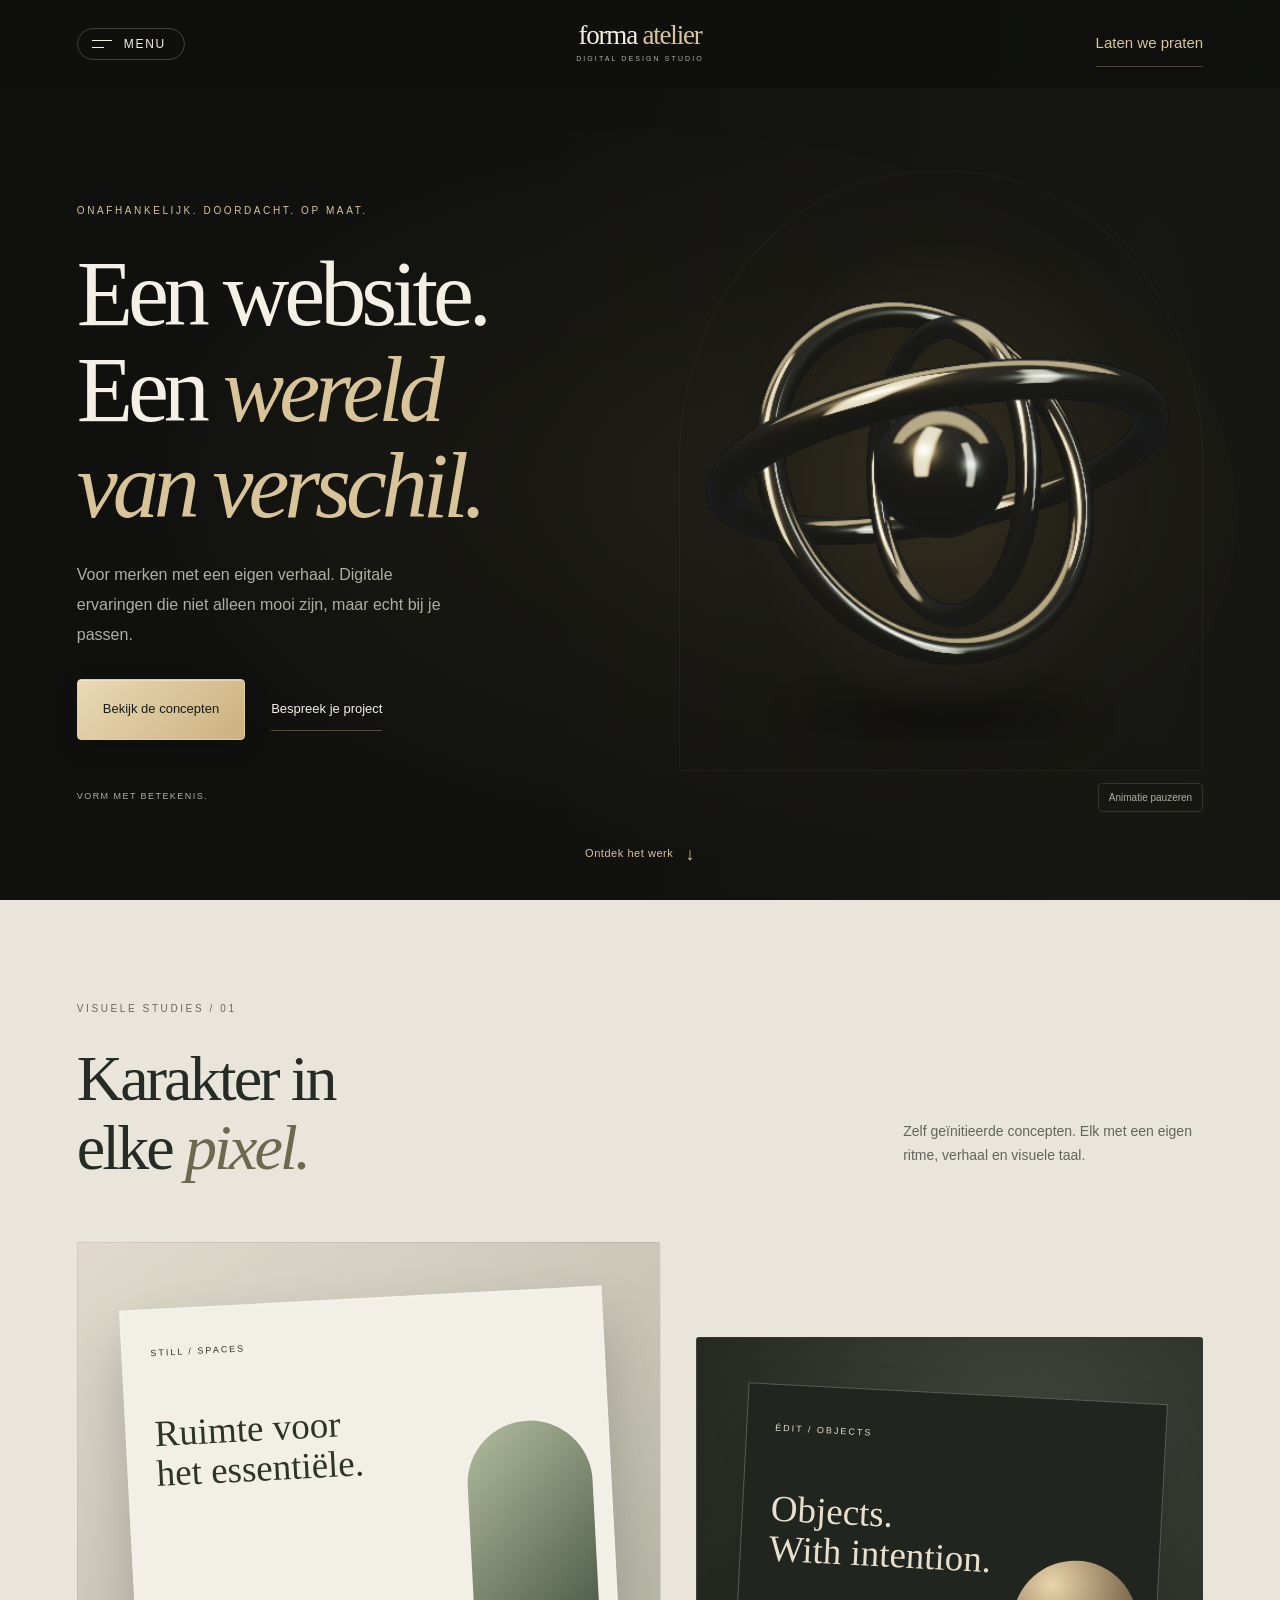
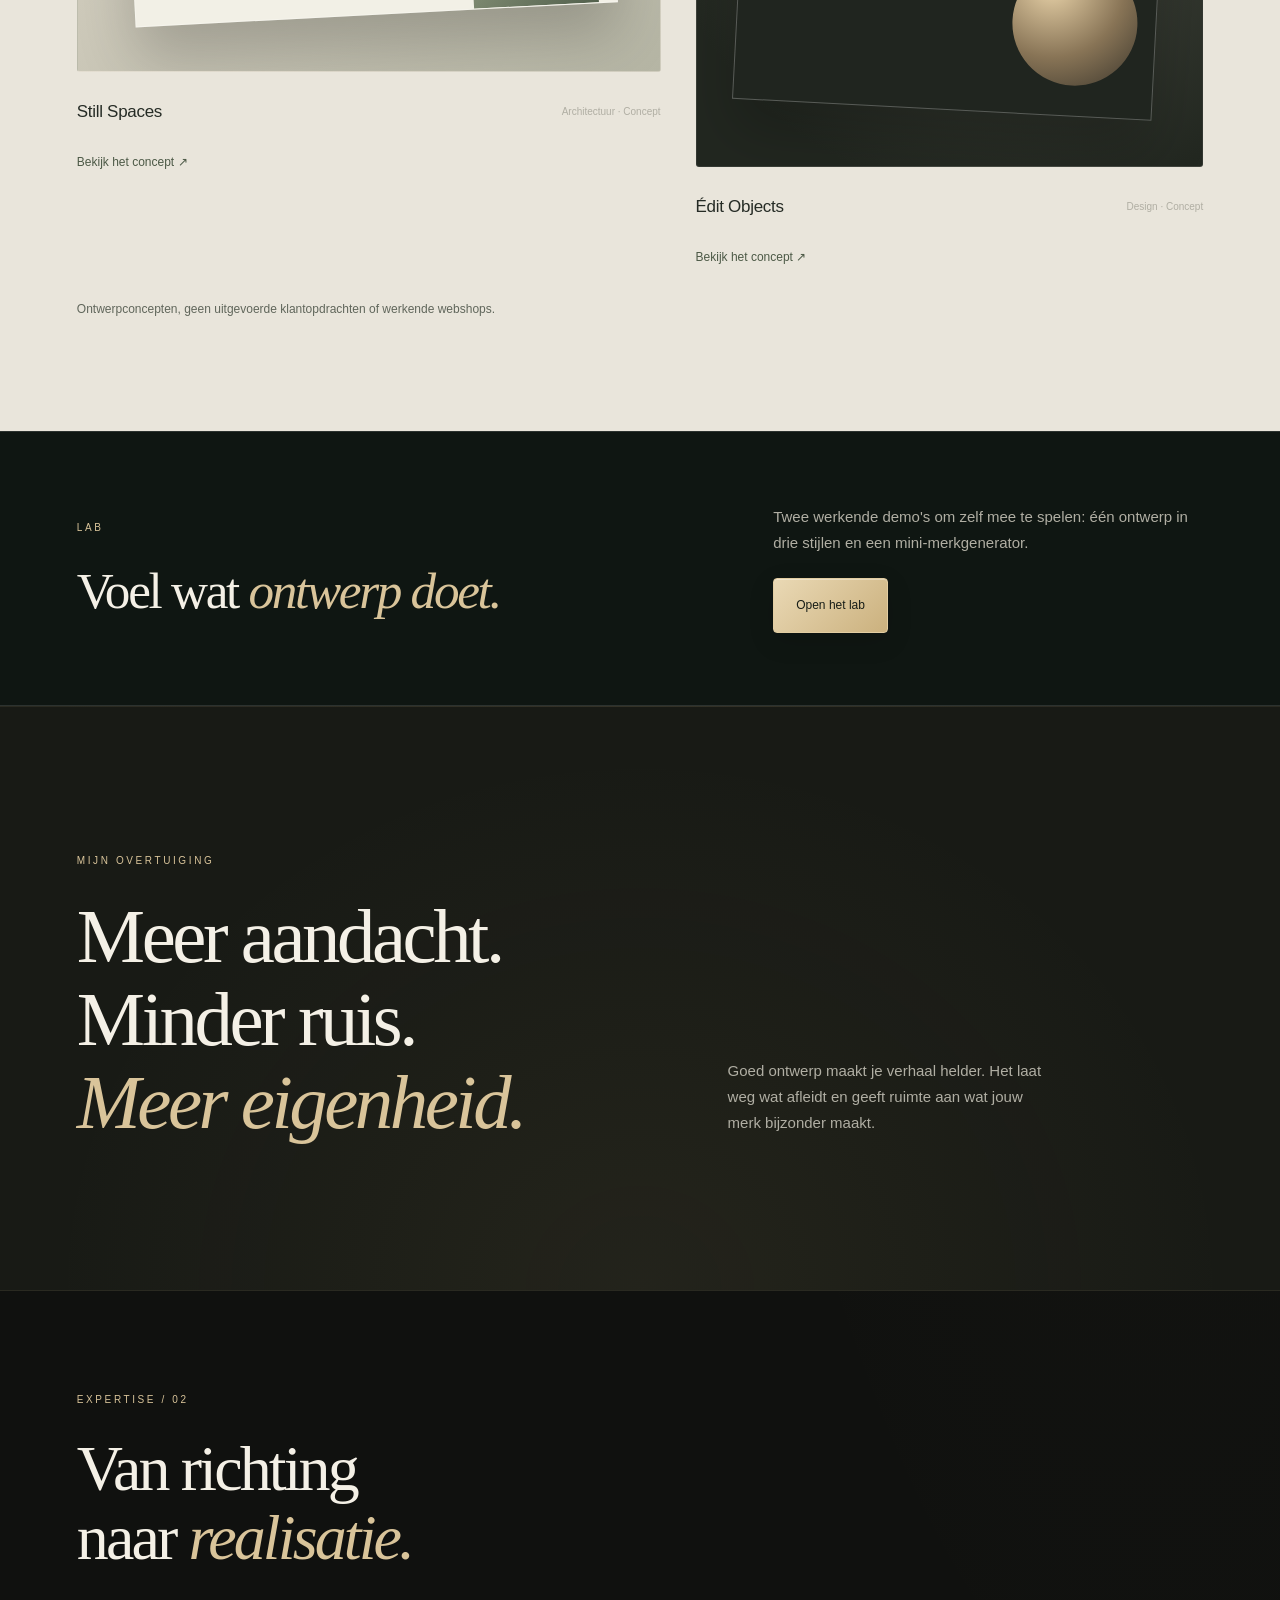
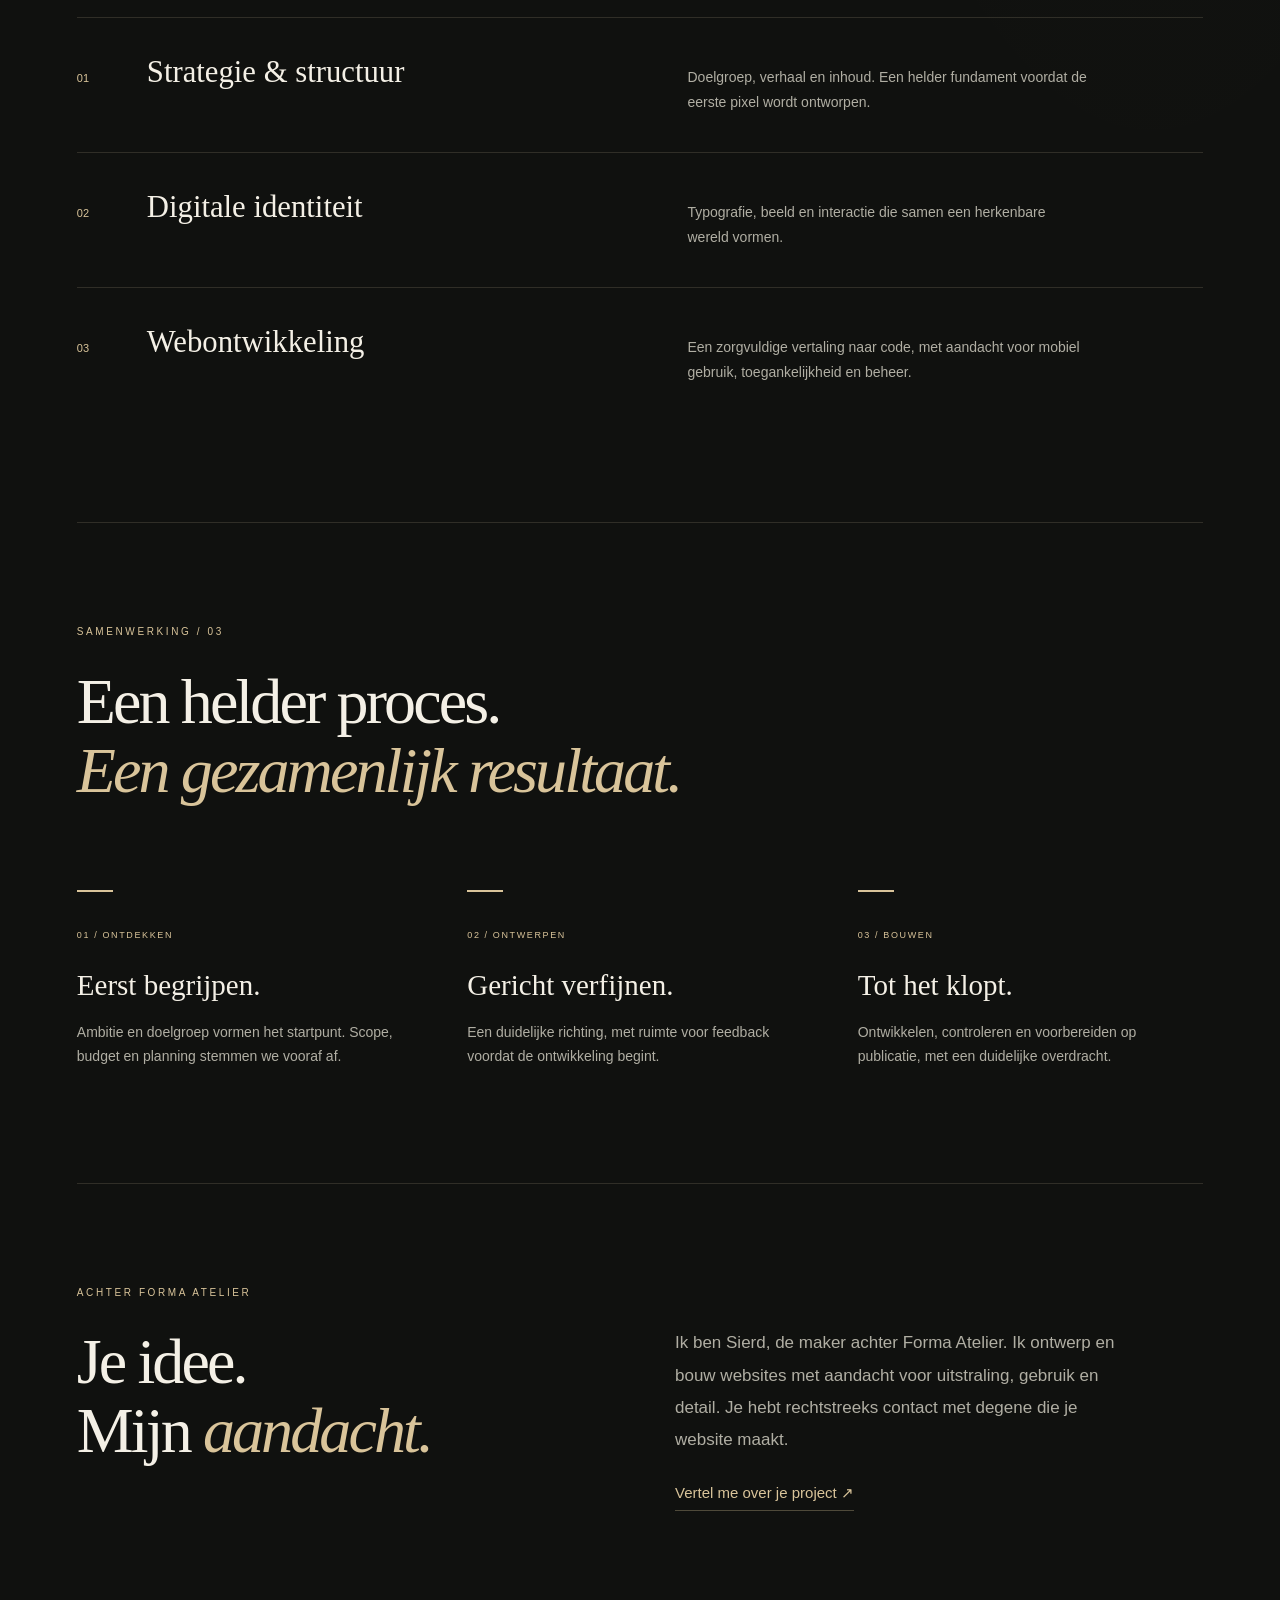
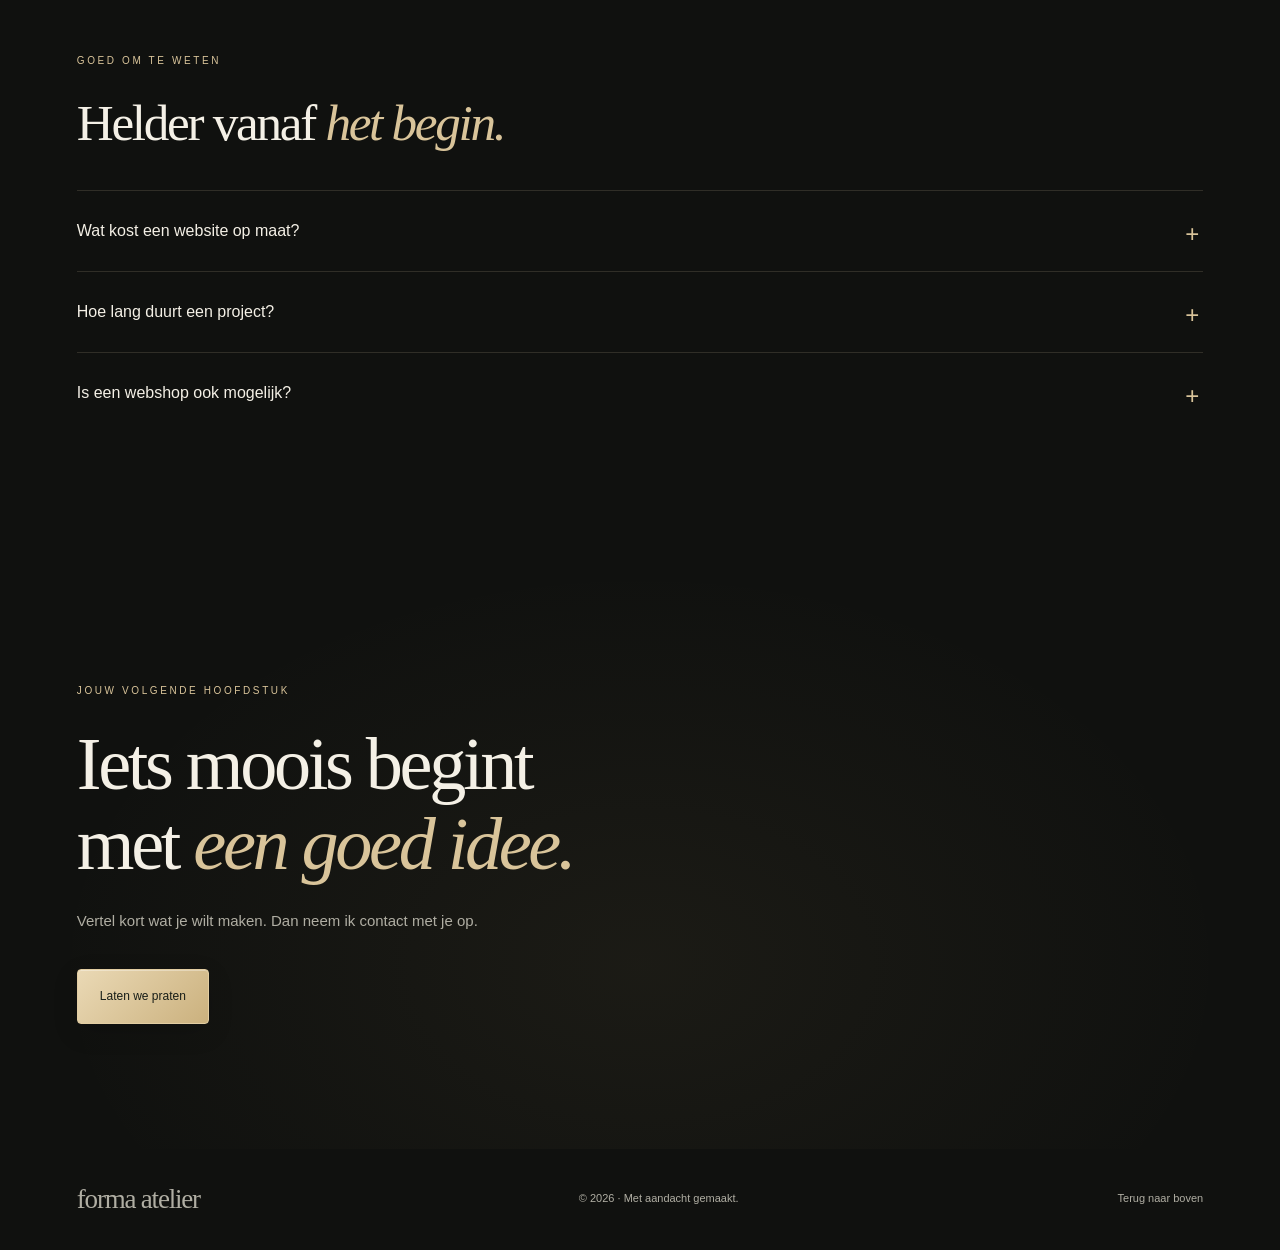
<file: index.html>
<!doctype html>
<html lang="nl"><head><meta charset="utf-8"><meta name="viewport" content="width=device-width,initial-scale=1"><meta name="description" content="Forma Atelier — digitale richting, webdesign en ontwikkeling voor merken met een eigen verhaal."><meta name="theme-color" content="#111210"><meta name="referrer" content="strict-origin-when-cross-origin"><meta http-equiv="Content-Security-Policy" content="default-src 'none'; script-src 'self'; style-src 'self'; img-src 'self' https://xhqoobighsubxhoobhfc.supabase.co; font-src 'self'; connect-src https://xhqoobighsubxhoobhfc.supabase.co; object-src 'none'; base-uri 'none'; form-action 'none'"><title>Forma Atelier — Digitale signatuur</title><link rel="stylesheet" href="./assets/css/site.css"><link rel="stylesheet" href="./assets/css/cms.css"><link rel="stylesheet" href="./assets/css/menu.css?v=nav1"><link rel="stylesheet" href="./assets/css/hero-webgl.css"><link rel="stylesheet" href="./assets/css/hero-composition.css?v=composition1"><link rel="stylesheet" href="./assets/css/portfolio.css?v=portfolio1"><script src="./assets/js/main.js?v=portfolio1" defer></script><script src="./assets/js/menu.js?v=nav2" defer></script><script type="module" src="./assets/js/cms-public.js"></script></head><body data-page="home"><a class="skip" href="#main">Naar inhoud</a><header><nav class="wrap fm-nav" aria-label="Snelle navigatie"><button class="fm-toggle" id="fm-toggle" type="button" aria-expanded="false" aria-controls="fm-menu" hidden><span class="fm-burger" aria-hidden="true"><i></i><i></i></span><span class="fm-label">Menu</span></button><a class="brand" href="#">forma<span> atelier</span><small>DIGITAL DESIGN STUDIO</small></a><a class="outline fm-cta" href="./contact.html">Laten we praten</a></nav><noscript><div class="wrap fm-fallback"><a href="#werk">Concepten</a><a href="#expertise">Expertise</a><a href="#proces">Aanpak</a><a href="./lab.html">Lab</a><a href="./contact.html">Contact</a></div></noscript></header><main id="main"><section class="hero wrap"><div class="copy"><p class="eyebrow">Onafhankelijk. Doordacht. Op maat.</p><h1>Een website.<br>Een <em>wereld<br>van verschil.</em></h1><p class="lead">Voor merken met een eigen verhaal. Digitale ervaringen die niet alleen mooi zijn, maar echt bij je passen.</p><div class="actions"><a class="button" href="#werk">Bekijk de concepten</a><a href="./contact.html">Bespreek je project</a></div></div><div class="sculpture" aria-hidden="true"><div class="spin"><i class="ring r1"></i><i class="ring r2"></i><i class="ring r3"></i><i class="sphere"></i></div></div><div class="hero-bottom"><span>VORM MET BETEKENIS.</span><button id="motion" aria-pressed="false" hidden>Animatie pauzeren</button></div></section><section class="section wrap" id="werk"><div class="heading"><div><p class="eyebrow">Visuele studies / 01</p><h2>Karakter in<br>elke <em>pixel.</em></h2></div><p>Zelf geïnitieerde concepten. Elk met een eigen ritme, verhaal en visuele taal.</p></div><div class="projects"><article><a class="case-card-link" href="./still-spaces.html" aria-labelledby="still-spaces-title"><div class="preview light"><div class="browser"><small>STILL / SPACES</small><h3>Ruimte voor<br>het essentiële.</h3><div class="arch"></div></div></div><div class="caption"><h3 id="still-spaces-title">Still Spaces</h3><span>Architectuur · Concept</span></div><p class="case-card-action">Bekijk het concept ↗</p></a></article><article><a class="case-card-link" href="./edit-objects.html" aria-labelledby="edit-objects-title"><div class="preview dark"><div class="browser"><small>ÉDIT / OBJECTS</small><h3>Objects.<br>With intention.</h3><div class="disc"></div></div></div><div class="caption"><h3 id="edit-objects-title">Édit Objects</h3><span>Design · Concept</span></div><p class="case-card-action">Bekijk het concept ↗</p></a></article></div><p class="note">Ontwerpconcepten, geen uitgevoerde klantopdrachten of werkende webshops.</p></section><section class="lab-teaser" aria-labelledby="lab-teaser-title"><div class="wrap"><div><p class="eyebrow">Lab</p><h2 id="lab-teaser-title">Voel wat <em>ontwerp doet.</em></h2></div><div><p>Twee werkende demo's om zelf mee te spelen: één ontwerp in drie stijlen en een mini-merkgenerator.</p><a class="button" href="./lab.html">Open het lab</a></div></div></section><section class="statement"><div class="wrap"><p class="eyebrow">Mijn overtuiging</p><h2>Meer aandacht.<br>Minder ruis.<br><em>Meer eigenheid.</em></h2><p>Goed ontwerp maakt je verhaal helder. Het laat weg wat afleidt en geeft ruimte aan wat jouw merk bijzonder maakt.</p></div></section><section class="section wrap" id="expertise"><p class="eyebrow">Expertise / 02</p><h2>Van richting<br>naar <em>realisatie.</em></h2><div class="services"><article class="service"><span>01</span><h3>Strategie & structuur</h3><p>Doelgroep, verhaal en inhoud. Een helder fundament voordat de eerste pixel wordt ontworpen.</p></article><article class="service"><span>02</span><h3>Digitale identiteit</h3><p>Typografie, beeld en interactie die samen een herkenbare wereld vormen.</p></article><article class="service"><span>03</span><h3>Webontwikkeling</h3><p>Een zorgvuldige vertaling naar code, met aandacht voor mobiel gebruik, toegankelijkheid en beheer.</p></article></div></section><section class="section wrap" id="proces"><p class="eyebrow">Samenwerking / 03</p><h2>Een helder proces.<br><em>Een gezamenlijk resultaat.</em></h2><div class="steps"><article><small>01 / ONTDEKKEN</small><h3>Eerst begrijpen.</h3><p>Ambitie en doelgroep vormen het startpunt. Scope, budget en planning stemmen we vooraf af.</p></article><article><small>02 / ONTWERPEN</small><h3>Gericht verfijnen.</h3><p>Een duidelijke richting, met ruimte voor feedback voordat de ontwikkeling begint.</p></article><article><small>03 / BOUWEN</small><h3>Tot het klopt.</h3><p>Ontwikkelen, controleren en voorbereiden op publicatie, met een duidelijke overdracht.</p></article></div></section><section class="section wrap about" id="about"><p class="eyebrow">Achter Forma Atelier</p><div class="about-layout"><h2>Je idee.<br>Mijn <em>aandacht.</em></h2><div><p class="about-copy">Ik ben Sierd, de maker achter Forma Atelier. Ik ontwerp en bouw websites met aandacht voor uitstraling, gebruik en detail. Je hebt rechtstreeks contact met degene die je website maakt.</p><a class="outline" href="./contact.html">Vertel me over je project ↗</a></div></div></section><section class="section wrap faq"><p class="eyebrow">Goed om te weten</p><h2>Helder vanaf <em>het begin.</em></h2><details><summary>Wat kost een website op maat?</summary><p>Dat hangt af van inhoud, omvang en functies. Er zijn nog geen vaste pakketten; scope en prijs worden vooraf afgesproken.</p></details><details><summary>Hoe lang duurt een project?</summary><p>Dat bepalen we na het bespreken van de scope en de beschikbaarheid van teksten en beelden. Er wordt geen vaste oplevertermijn beloofd.</p></details><details><summary>Is een webshop ook mogelijk?</summary><p>Dat vraagt aparte keuzes voor betalingen, voorraad, verzending en beheer. Deze site bevat geen checkout.</p></details></section><section class="contact wrap" id="contact"><p class="eyebrow">Jouw volgende hoofdstuk</p><h2>Iets moois begint<br>met <em>een goed idee.</em></h2><p>Vertel kort wat je wilt maken. Dan neem ik contact met je op.</p><a class="button" href="./contact.html">Laten we praten</a></section></main><footer class="wrap"><a class="brand" href="#">forma atelier</a><span>© <span id="year">2026</span> · Met aandacht gemaakt.</span><a href="#">Terug naar boven</a></footer></body></html>
</file>
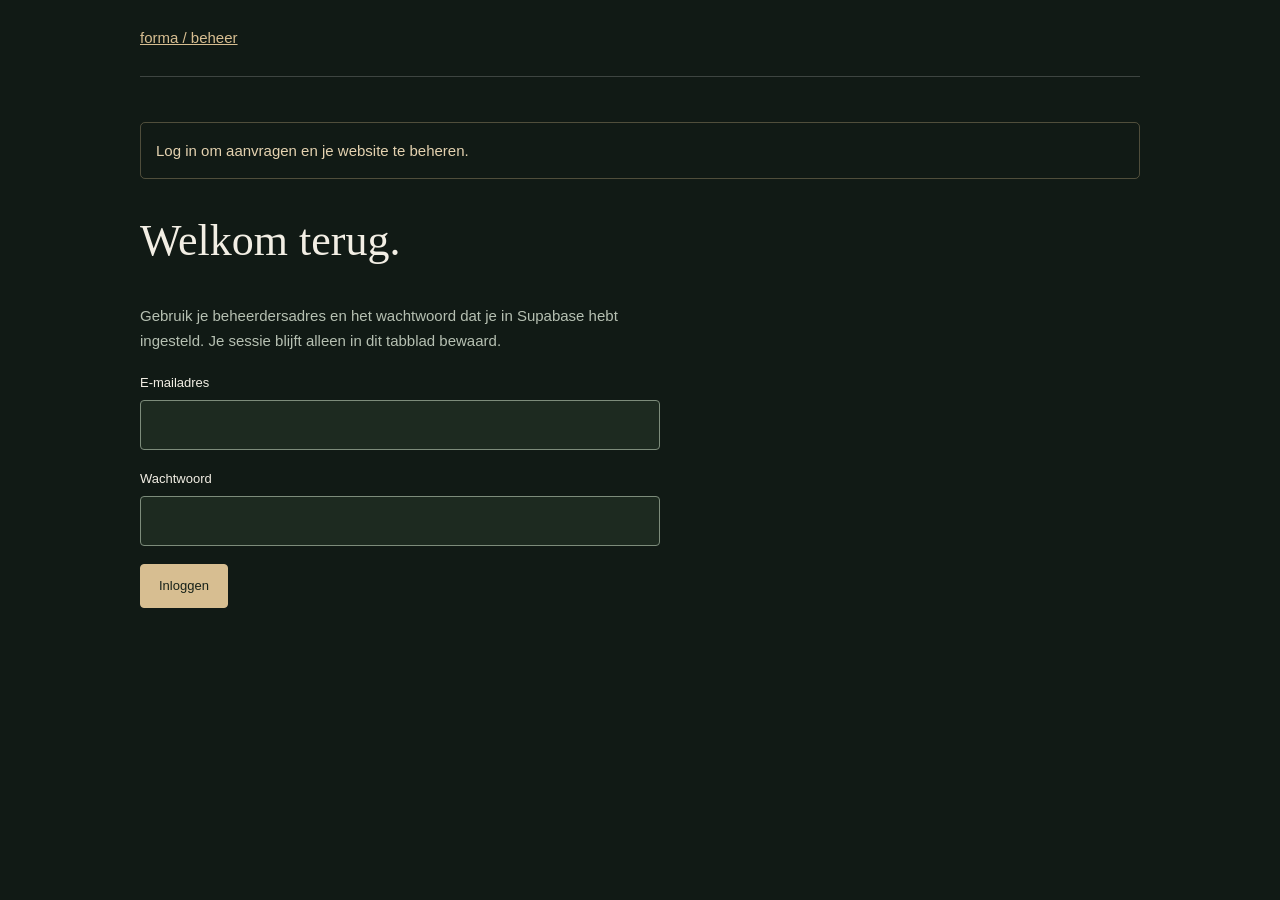
<file: admin.html>
<!doctype html>
<html lang="nl"><head><meta charset="utf-8"><meta name="viewport" content="width=device-width,initial-scale=1"><meta name="robots" content="noindex,nofollow"><meta name="referrer" content="no-referrer"><meta http-equiv="Content-Security-Policy" content="default-src 'none'; script-src 'self'; style-src 'self'; connect-src 'self' https://xhqoobighsubxhoobhfc.supabase.co; img-src 'none'; object-src 'none'; base-uri 'none'; form-action 'none'"><title>Beheer — Forma Atelier</title><link rel="stylesheet" href="./assets/css/admin.css?v=71b04a0"><link rel="stylesheet" href="./assets/css/admin-requests.css?v=review1"><script type="module" src="./assets/js/admin-review-loader.js?v=review1"></script></head><body><header><a href="./index.html">forma / beheer</a><button id="logout" hidden>Uitloggen</button></header><main><p id="notice" role="status" aria-live="polite">Log in om aanvragen en je website te beheren.</p><section id="login-panel"><h1>Welkom terug.</h1><p>Gebruik je beheerdersadres en het wachtwoord dat je in Supabase hebt ingesteld. Je sessie blijft alleen in dit tabblad bewaard.</p><form id="login"><label>E-mailadres<input name="email" type="email" autocomplete="username" required maxlength="254"></label><label>Wachtwoord<input name="password" type="password" autocomplete="current-password" required></label><button>Inloggen</button></form></section><section id="workspace" hidden><h1>Jouw atelier.</h1><nav class="admin-sections" aria-label="Beheeronderdelen"><button id="show-requests" aria-pressed="true">Aanvragen en voortgang</button><button id="show-content" aria-pressed="false">Website aanpassen</button></nav><section id="requests-panel"><h2>Aanvragen en voortgang</h2><p>Open een aanvraag om die te accepteren, af te wijzen met een reden of de projectfase bij te werken. Klanttoelichtingen en privénotities zijn gescheiden. De klantenlogin en automatische e-mails zijn nog niet actief.</p><label>Toon<select id="filter"><option value="">Alle aanvragen</option><option value="pending">Nog niet besloten</option><option value="accepted">Geaccepteerd</option><option value="declined">Afgewezen</option><option value="delivered">Opgeleverd</option></select></label><button id="reload">Vernieuwen</button><div id="inquiries"></div><div class="row"><button id="previous">Vorige</button><span id="page"></span><button id="next">Volgende</button></div></section><section id="content-panel" hidden><h2>Website aanpassen</h2><p>1. Kies een onderdeel. 2. Pas de ingevulde tekst aan. 3. Sla je concept op. 4. Publiceer wanneer je tevreden bent.</p><a href="./index.html" target="_blank" rel="noopener">Bekijk je website</a><label>Wat wil je aanpassen?<select id="documents"></select></label><button id="new-project">Nieuw project toevoegen</button><h3 id="editing-title"></h3><p id="draft-note"></p><form id="editor"><label>Titel <small>Gebruik een nieuwe regel voor een regelafbreking.</small><textarea name="title" rows="3" maxlength="180" required></textarea></label><label>Kleine bovenkop / categorie<input name="eyebrow" maxlength="180"></label><label>Beschrijving<textarea name="summary" rows="6" maxlength="10000"></textarea></label><label>Afbeeldingsadres <small>Optioneel: een https-adres van je eigen site of dit Supabase-project. Uploaden volgt apart.</small><input name="image_url" type="url" maxlength="2000"></label><label>Beschrijving van de afbeelding<input name="image_alt" maxlength="300"></label><label>Volgorde <small>Een lager getal komt eerder.</small><input name="order" type="number" value="20" min="0" max="9999" step="1" required></label><button>Concept opslaan</button></form><div class="row"><button id="publish" disabled>Publiceren op website</button><button id="hide-project" hidden disabled>Project verbergen op website</button></div></section></section></main></body></html>
</file>
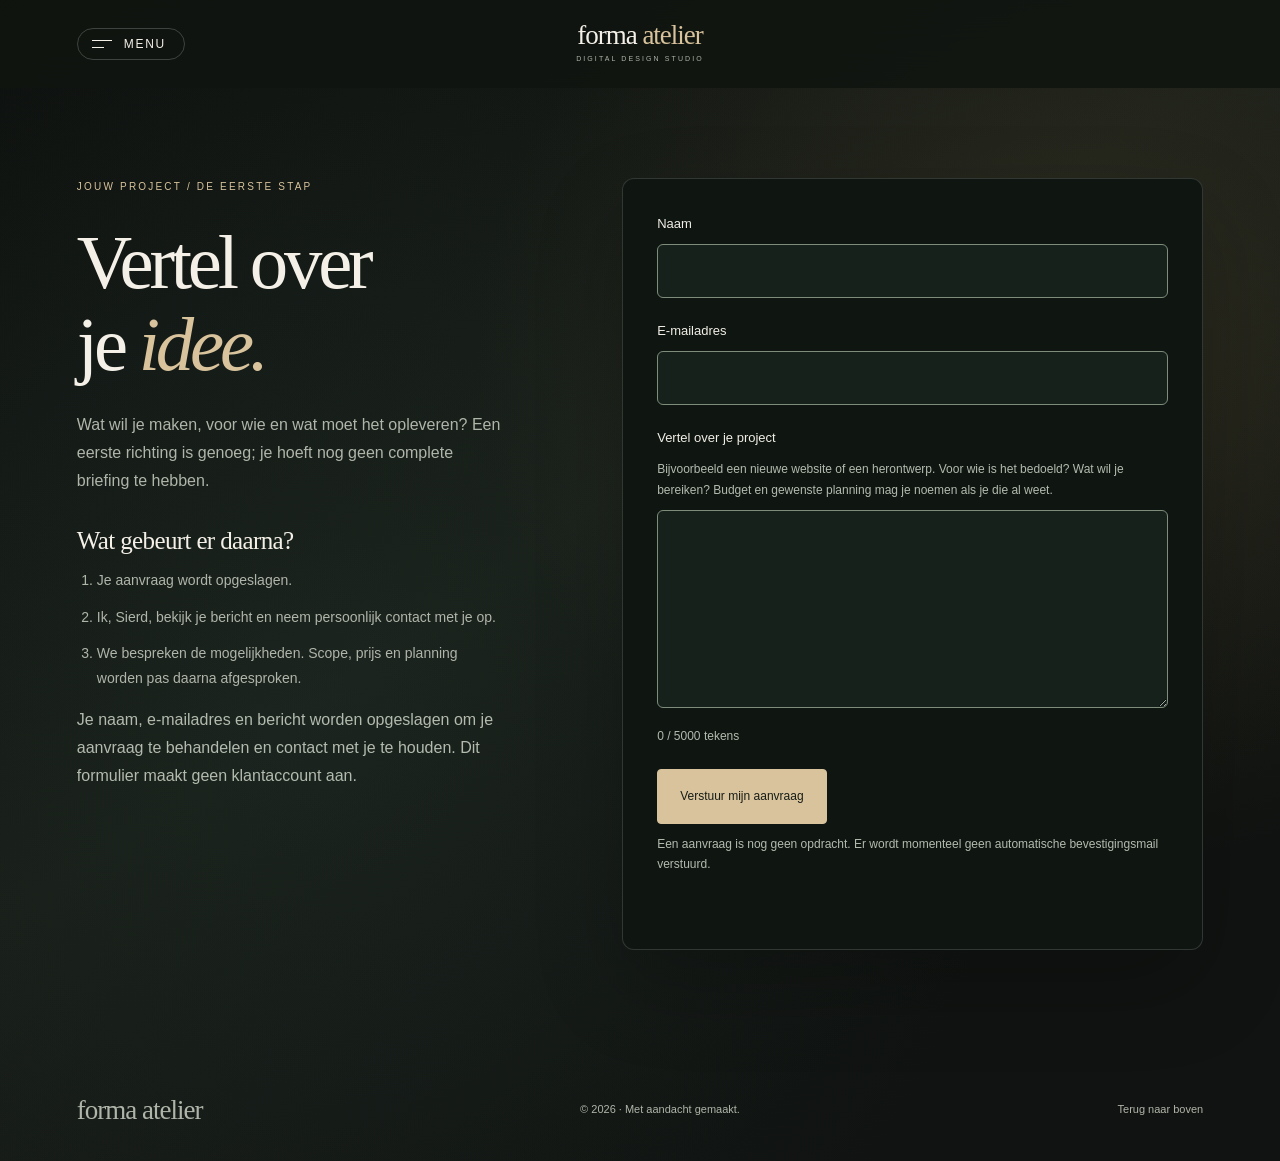
<file: contact.html>
<!doctype html>
<html lang="nl"><head><meta charset="utf-8"><meta name="viewport" content="width=device-width,initial-scale=1"><meta name="description" content="Vertel Sierd van Forma Atelier over je project. Een korte aanvraag, persoonlijk contact en duidelijke afstemming vooraf."><meta name="theme-color" content="#111210"><meta name="referrer" content="strict-origin-when-cross-origin"><meta http-equiv="Content-Security-Policy" content="default-src 'none'; script-src 'self'; style-src 'self'; img-src 'self'; font-src 'self'; connect-src https://xhqoobighsubxhoobhfc.supabase.co; object-src 'none'; base-uri 'none'; form-action 'none'"><title>Contact — Forma Atelier</title><link rel="stylesheet" href="./assets/css/site.css"><link rel="stylesheet" href="./assets/css/contact.css"><link rel="stylesheet" href="./assets/css/menu.css?v=nav1"><link rel="stylesheet" href="./assets/css/portfolio.css?v=portfolio1"><script src="./assets/js/menu.js?v=nav2" defer></script><script src="./assets/js/contact.js" defer></script></head><body data-page="contact"><a class="skip" href="#main">Naar inhoud</a><header><nav class="wrap fm-nav" aria-label="Snelle navigatie"><button class="fm-toggle" id="fm-toggle" type="button" aria-expanded="false" aria-controls="fm-menu" hidden><span class="fm-burger" aria-hidden="true"><i></i><i></i></span><span class="fm-label">Menu</span></button><a class="brand" href="./index.html">forma<span> atelier</span><small>DIGITAL DESIGN STUDIO</small></a></nav><noscript><div class="wrap fm-fallback"><a href="./index.html">Home</a><a href="./index.html#werk">Concepten</a><a href="./index.html#expertise">Expertise</a><a href="./index.html#proces">Aanpak</a><a href="./lab.html">Lab</a></div></noscript></header><main id="main"><section class="cp wrap"><div class="cp-intro"><p class="eyebrow">Jouw project / De eerste stap</p><h1>Vertel over<br>je <em>idee.</em></h1><p>Wat wil je maken, voor wie en wat moet het opleveren? Een eerste richting is genoeg; je hoeft nog geen complete briefing te hebben.</p><h2>Wat gebeurt er daarna?</h2><ol class="cp-steps"><li>Je aanvraag wordt opgeslagen.</li><li>Ik, Sierd, bekijk je bericht en neem persoonlijk contact met je op.</li><li>We bespreken de mogelijkheden. Scope, prijs en planning worden pas daarna afgesproken.</li></ol><p class="cp-note">Je naam, e-mailadres en bericht worden opgeslagen om je aanvraag te behandelen en contact met je te houden. Dit formulier maakt geen klantaccount aan.</p></div><div class="cp-card"><form id="contact-form" novalidate><label>Naam<input name="name" autocomplete="name" required maxlength="150"></label><label>E-mailadres<input name="email" type="email" autocomplete="email" required maxlength="254"></label><label>Vertel over je project<span class="cp-help" id="message-hint">Bijvoorbeeld een nieuwe website of een herontwerp. Voor wie is het bedoeld? Wat wil je bereiken? Budget en gewenste planning mag je noemen als je die al weet.</span><textarea name="message" rows="7" required minlength="10" maxlength="5000" aria-describedby="message-hint message-count"></textarea><span class="cp-count" id="message-count">0 / 5000 tekens</span></label><div class="hp" aria-hidden="true"><label>Laat dit veld leeg<input name="website" tabindex="-1" autocomplete="off"></label></div><button class="button" type="submit">Verstuur mijn aanvraag</button><p class="cp-help">Een aanvraag is nog geen opdracht. Er wordt momenteel geen automatische bevestigingsmail verstuurd.</p><p class="cp-status" id="form-status" role="status" aria-live="polite"></p></form><div class="cp-done" id="cp-done" tabindex="-1" hidden><h2>Aanvraag ontvangen.</h2><p>Je aanvraag is opgeslagen. Ik bekijk je bericht en neem persoonlijk contact met je op.</p><p>Er wordt geen automatische bevestigingsmail verstuurd. Je hebt hiermee nog geen opdracht bevestigd.</p><a class="outline" href="./index.html#werk">Bekijk ondertussen de concepten ↗</a></div></div></section></main><footer class="wrap"><a class="brand" href="./index.html">forma atelier</a><span>© <span id="year">2026</span> · Met aandacht gemaakt.</span><a href="#main">Terug naar boven</a></footer></body></html>
</file>
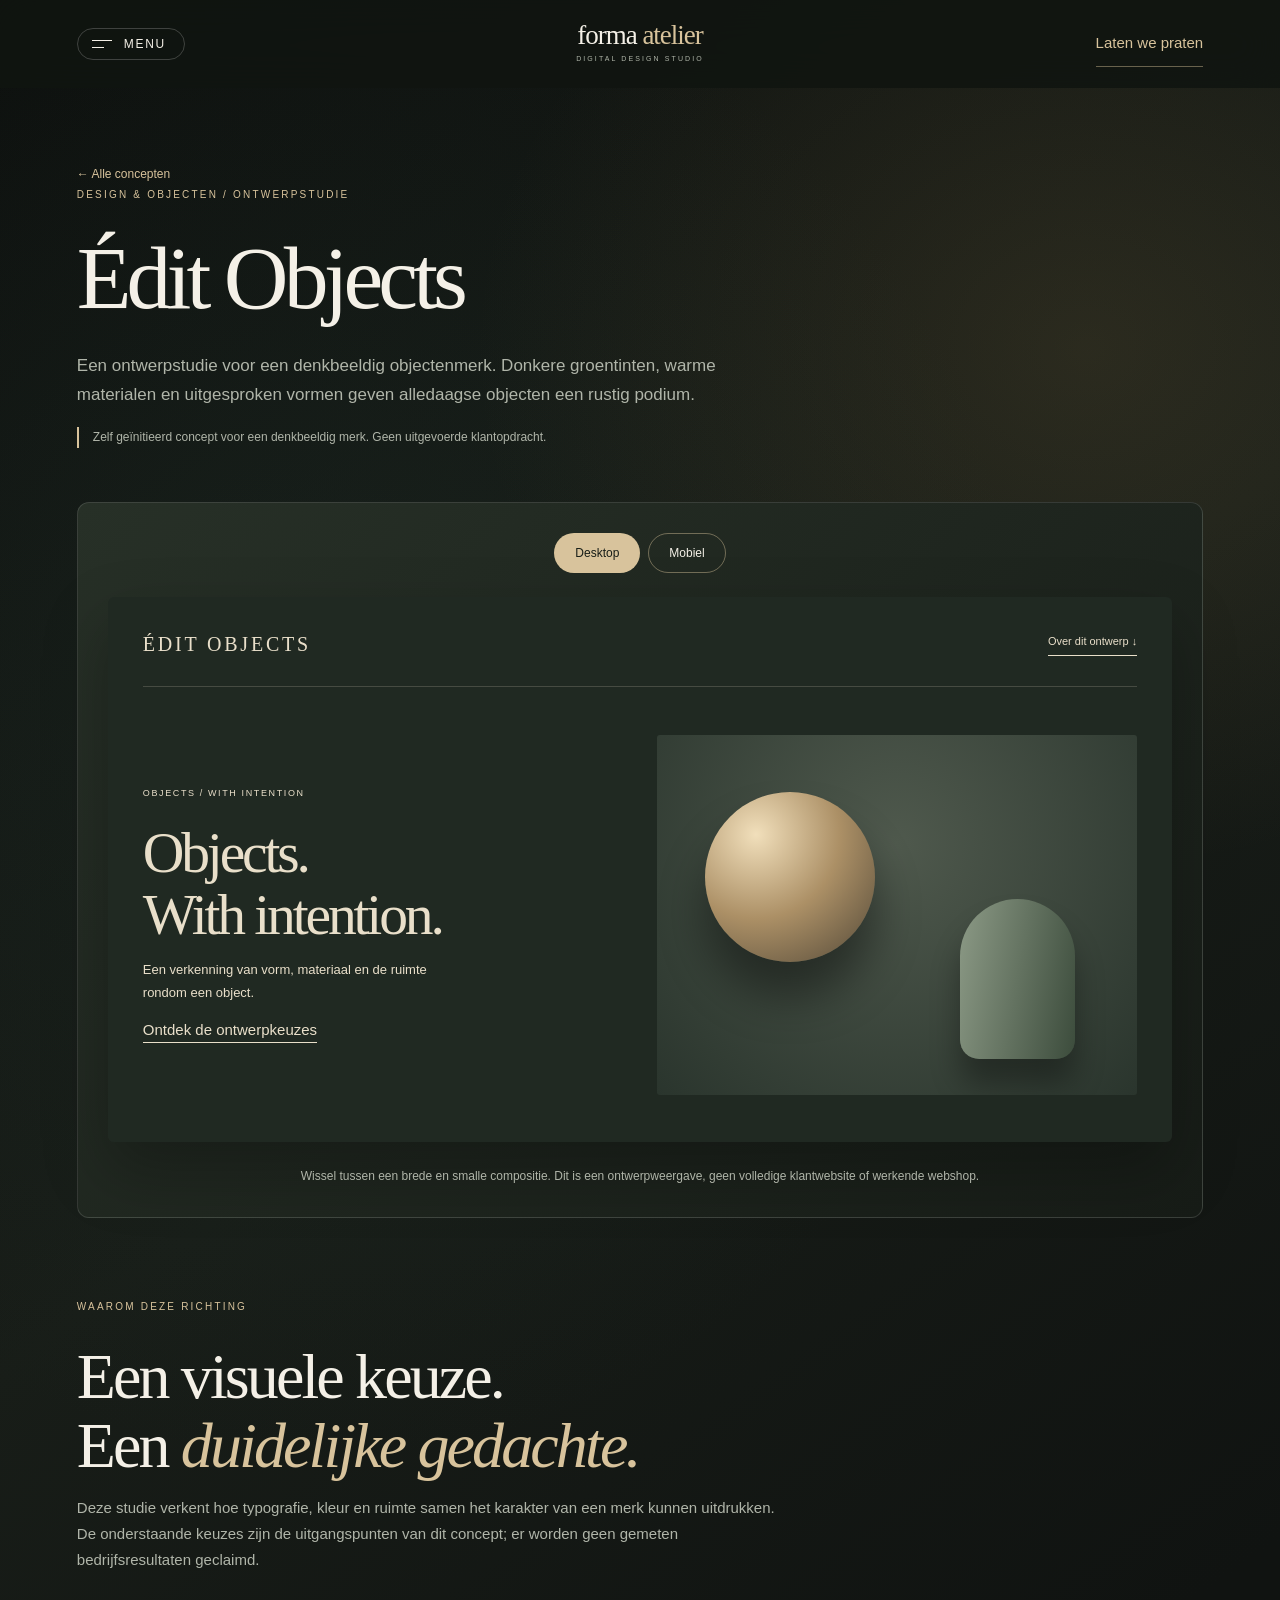
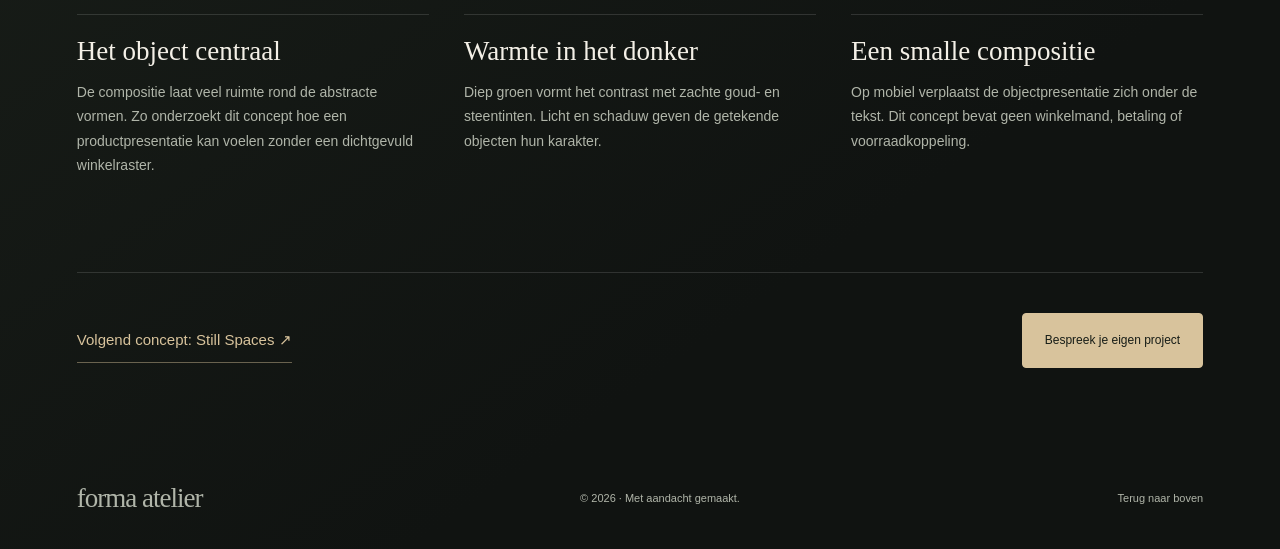
<file: edit-objects.html>
<!doctype html>
<html lang="nl"><head><meta charset="utf-8"><meta name="viewport" content="width=device-width,initial-scale=1"><meta name="description" content="Édit Objects: een zelfstandige ontwerpstudie van Forma Atelier. Bekijk de visuele richting, mobiele weergave en ontwerpkeuzes."><meta name="theme-color" content="#101311"><meta name="referrer" content="strict-origin-when-cross-origin"><meta http-equiv="Content-Security-Policy" content="default-src 'none'; script-src 'self'; style-src 'self'; img-src 'self'; font-src 'self'; object-src 'none'; base-uri 'none'; form-action 'none'"><title>Édit Objects — Conceptstudie — Forma Atelier</title><link rel="stylesheet" href="./assets/css/site.css"><link rel="stylesheet" href="./assets/css/menu.css?v=nav1"><link rel="stylesheet" href="./assets/css/portfolio.css?v=portfolio1"><script src="./assets/js/menu.js?v=nav2" defer></script><script src="./assets/js/study.js?v=portfolio1" defer></script></head><body data-page="study"><a class="skip" href="#main">Naar inhoud</a><header><nav class="wrap fm-nav" aria-label="Snelle navigatie"><button class="fm-toggle" id="fm-toggle" type="button" aria-expanded="false" aria-controls="fm-menu" hidden><span class="fm-burger" aria-hidden="true"><i></i><i></i></span><span class="fm-label">Menu</span></button><a class="brand" href="./index.html">forma<span> atelier</span><small>DIGITAL DESIGN STUDIO</small></a><a class="outline fm-cta" href="./contact.html">Laten we praten</a></nav><noscript><div class="wrap fm-fallback"><a href="./index.html">Home</a><a href="./index.html#werk">Concepten</a><a href="./lab.html">Lab</a><a href="./contact.html">Contact</a></div></noscript></header><main id="main"><section class="wrap study-intro"><a class="study-back" href="./index.html#werk">← Alle concepten</a><p class="eyebrow">Design & objecten / Ontwerpstudie</p><h1>Édit Objects</h1><p>Een ontwerpstudie voor een denkbeeldig objectenmerk. Donkere groentinten, warme materialen en uitgesproken vormen geven alledaagse objecten een rustig podium.</p><p class="study-status">Zelf geïnitieerd concept voor een denkbeeldig merk. Geen uitgevoerde klantopdracht.</p></section><section class="wrap study-stage" data-study aria-label="Interactieve ontwerpweergave van Édit Objects"><div class="study-controls" hidden><button type="button" data-mode="desktop" aria-pressed="true" aria-controls="study-preview">Desktop</button><button type="button" data-mode="mobile" aria-pressed="false" aria-controls="study-preview">Mobiel</button></div><div class="study-shell" id="study-preview" data-view="desktop"><div class="study-preview edit"><nav aria-label="Navigatie binnen de ontwerpstudie"><span class="study-wordmark">ÉDIT OBJECTS</span><a href="#case-details">Over dit ontwerp ↓</a></nav><div class="study-layout"><div><small>OBJECTS / WITH INTENTION</small><h2>Objects.<br>With intention.</h2><p>Een verkenning van vorm, materiaal en de ruimte rondom een object.</p><a href="#case-details">Ontdek de ontwerpkeuzes</a></div><div class="study-art" role="img" aria-label="Abstracte objecten in warme metaal- en groentinten"></div></div></div></div><p class="study-caption">Wissel tussen een brede en smalle compositie. Dit is een ontwerpweergave, geen volledige klantwebsite of werkende webshop.</p></section><section class="wrap study-details" id="case-details"><p class="eyebrow">Waarom deze richting</p><h2>Een visuele keuze.<br>Een <em>duidelijke gedachte.</em></h2><p>Deze studie verkent hoe typografie, kleur en ruimte samen het karakter van een merk kunnen uitdrukken. De onderstaande keuzes zijn de uitgangspunten van dit concept; er worden geen gemeten bedrijfsresultaten geclaimd.</p><div class="study-choices"><article><h3>Het object centraal</h3><p>De compositie laat veel ruimte rond de abstracte vormen. Zo onderzoekt dit concept hoe een productpresentatie kan voelen zonder een dichtgevuld winkelraster.</p></article><article><h3>Warmte in het donker</h3><p>Diep groen vormt het contrast met zachte goud- en steentinten. Licht en schaduw geven de getekende objecten hun karakter.</p></article><article><h3>Een smalle compositie</h3><p>Op mobiel verplaatst de objectpresentatie zich onder de tekst. Dit concept bevat geen winkelmand, betaling of voorraadkoppeling.</p></article></div></section><section class="wrap study-next" aria-label="Verder ontdekken"><a class="outline" href="./still-spaces.html">Volgend concept: Still Spaces ↗</a><a class="button" href="./contact.html">Bespreek je eigen project</a></section></main><footer class="wrap"><a class="brand" href="./index.html">forma atelier</a><span>© <span id="year">2026</span> · Met aandacht gemaakt.</span><a href="#main">Terug naar boven</a></footer></body></html>
</file>
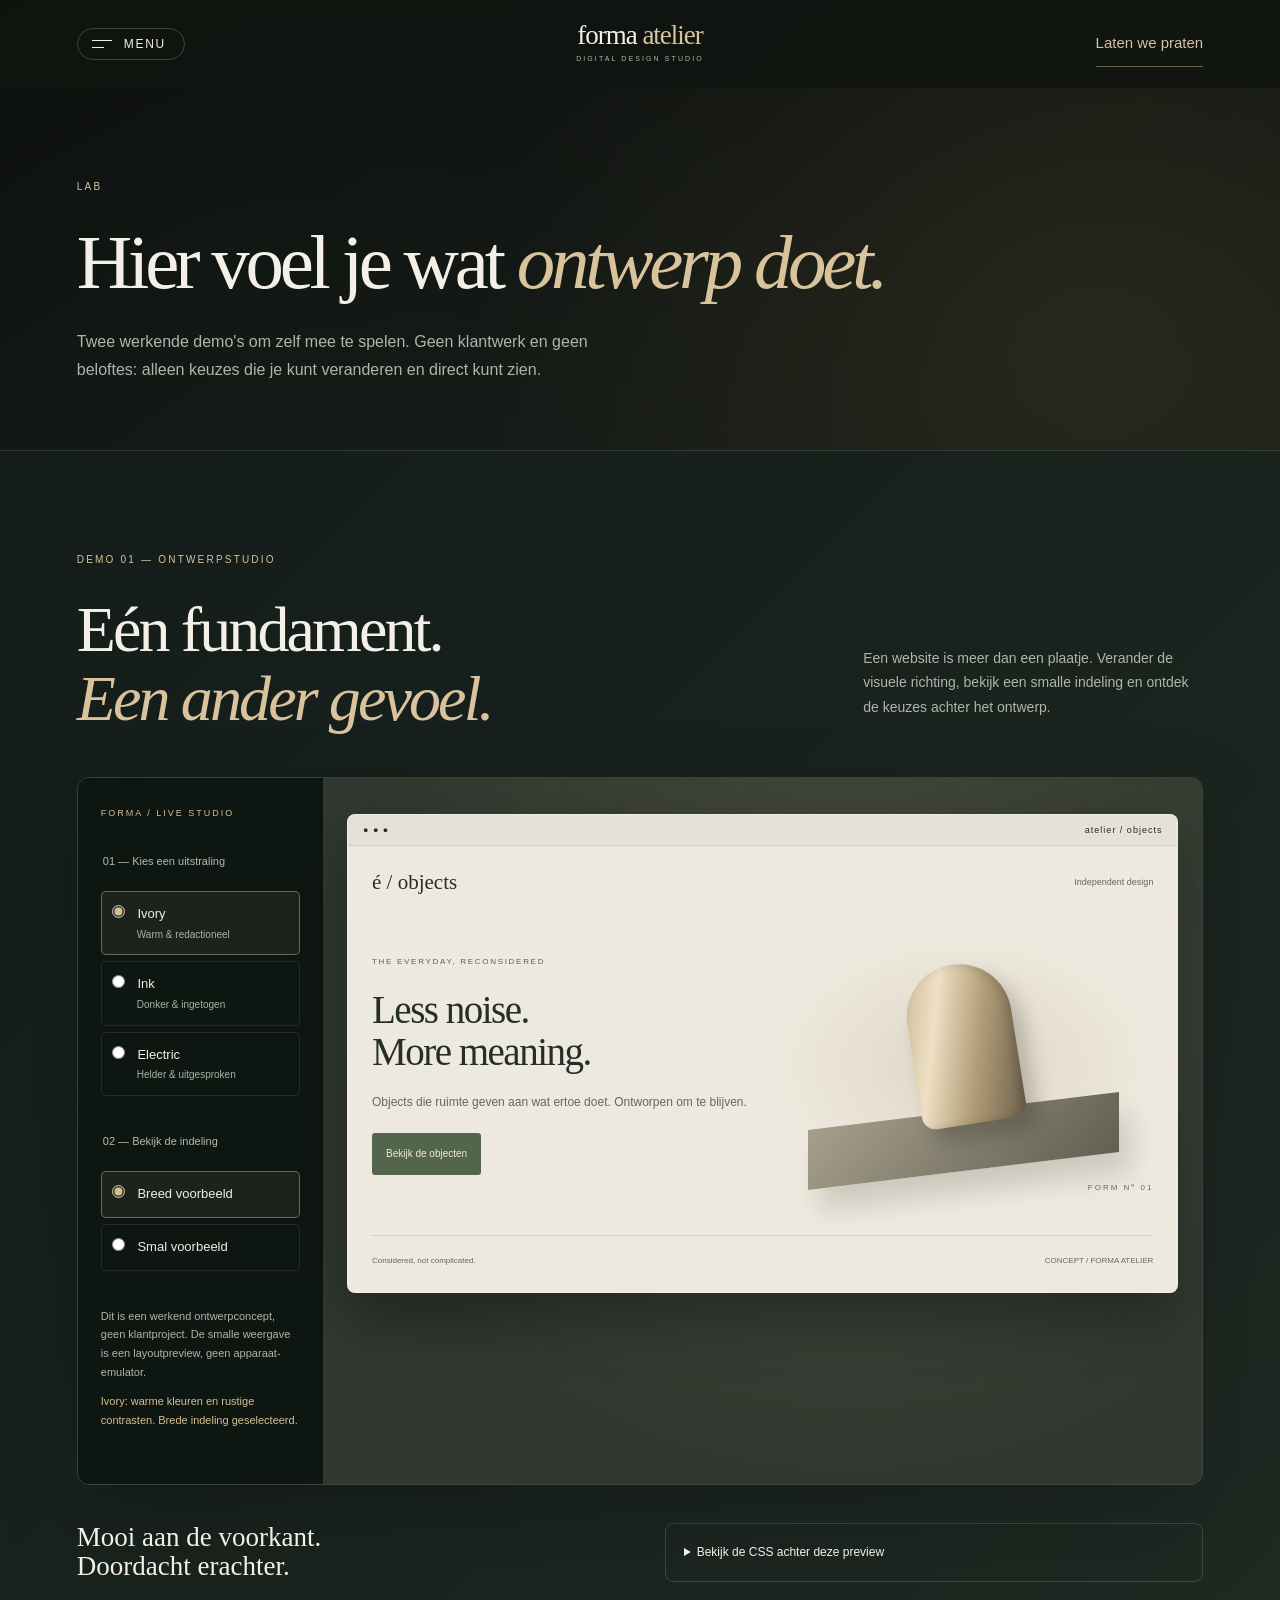
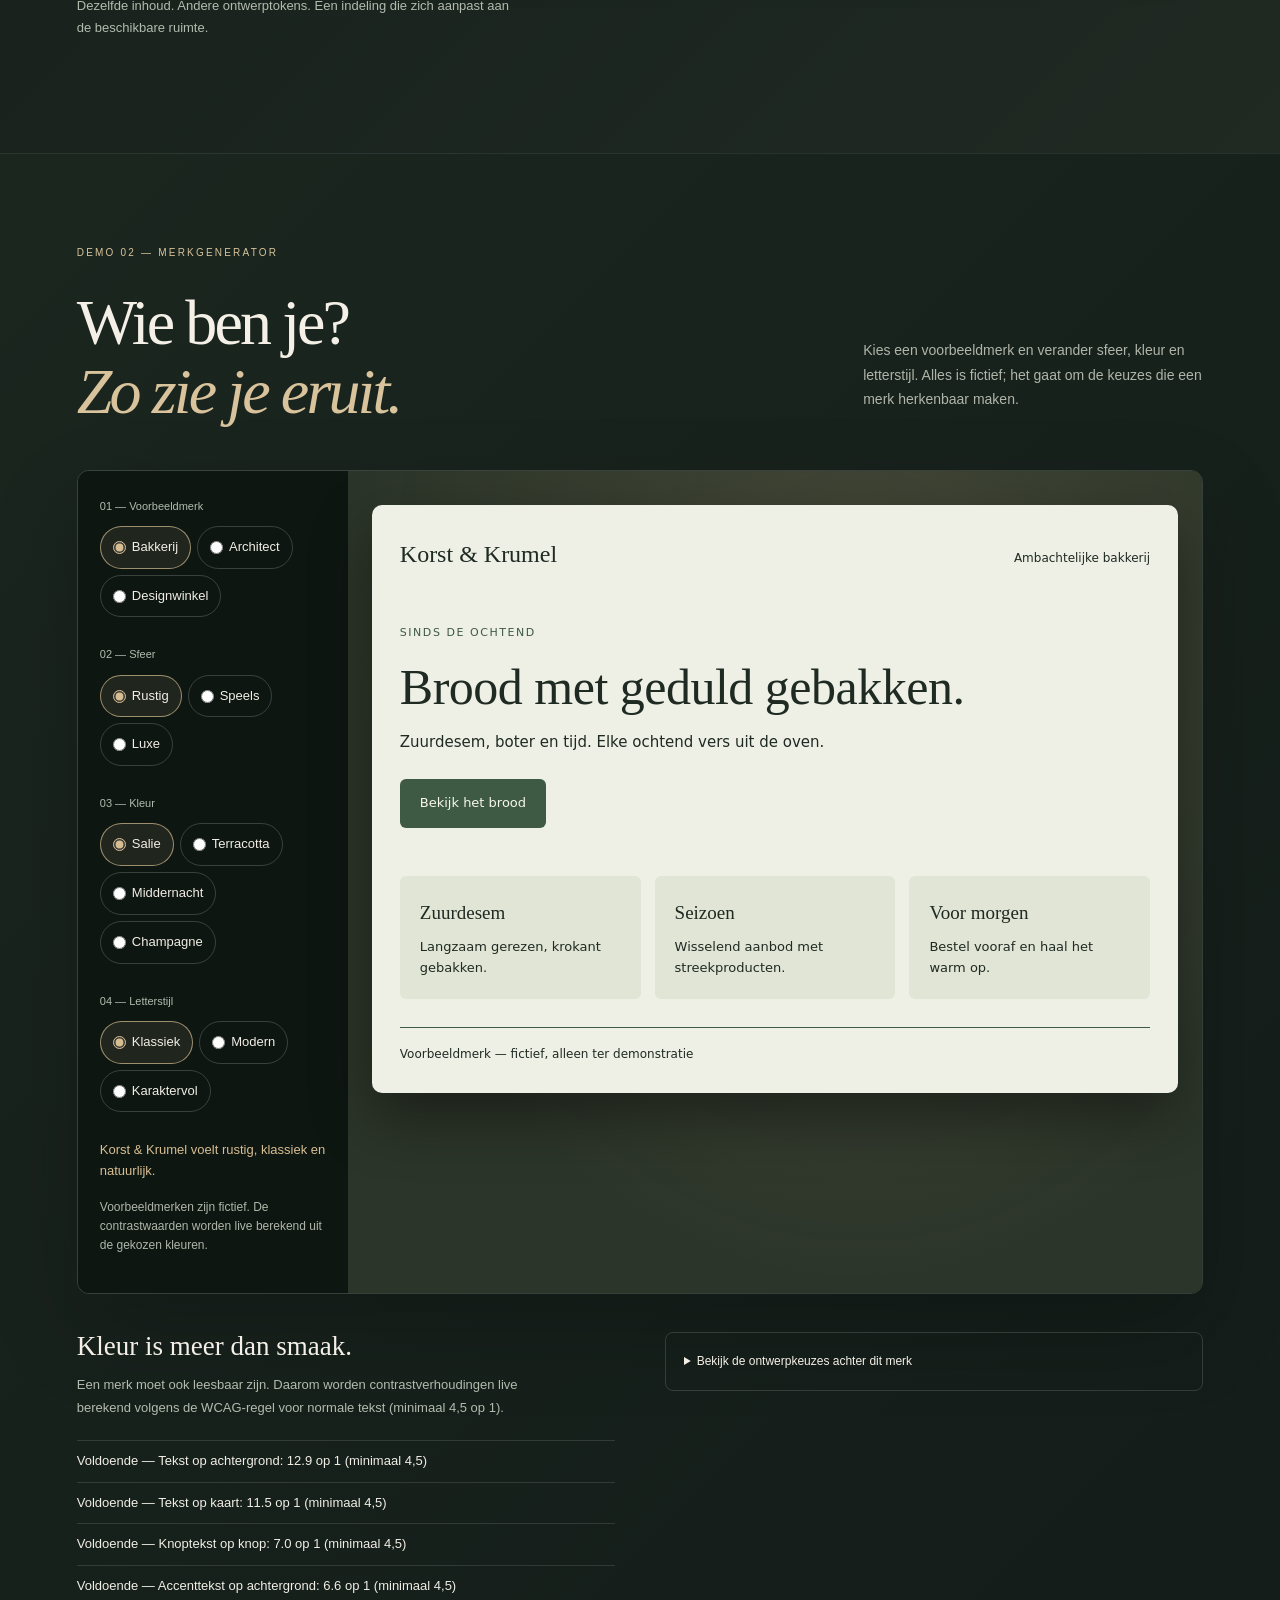
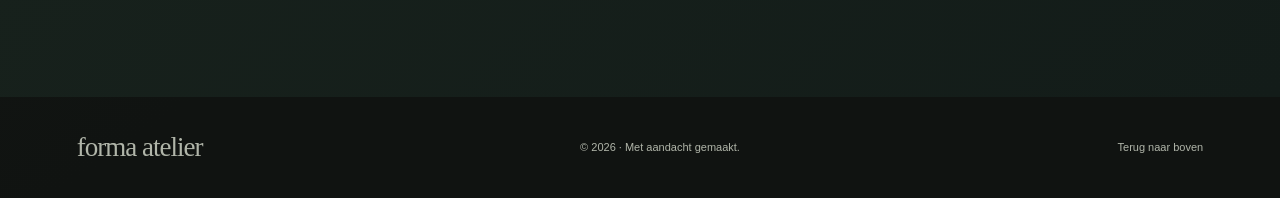
<file: lab.html>
<!doctype html>
<html lang="nl"><head><meta charset="utf-8"><meta name="viewport" content="width=device-width,initial-scale=1"><meta name="description" content="Het lab van Forma Atelier: werkende ontwerpdemo's om zelf te proberen."><meta name="theme-color" content="#111210"><meta name="referrer" content="strict-origin-when-cross-origin"><meta http-equiv="Content-Security-Policy" content="default-src 'none'; script-src 'self'; style-src 'self'; img-src 'self'; font-src 'self'; connect-src 'none'; object-src 'none'; base-uri 'none'; form-action 'none'"><title>Lab — Forma Atelier</title><link rel="stylesheet" href="./assets/css/site.css"><link rel="stylesheet" href="./assets/css/lab.css"><link rel="stylesheet" href="./assets/css/menu.css?v=nav1"><script src="./assets/js/menu.js?v=nav2" defer></script><script type="module" src="./assets/js/lab.js"></script></head><body data-page="lab"><a class="skip" href="#main">Naar inhoud</a><header><nav class="wrap fm-nav" aria-label="Snelle navigatie"><button class="fm-toggle" id="fm-toggle" type="button" aria-expanded="false" aria-controls="fm-menu" hidden><span class="fm-burger" aria-hidden="true"><i></i><i></i></span><span class="fm-label">Menu</span></button><a class="brand" href="./index.html">forma<span> atelier</span><small>DIGITAL DESIGN STUDIO</small></a><a class="outline fm-cta" href="./contact.html">Laten we praten</a></nav><noscript><div class="wrap fm-fallback"><a href="./index.html">Home</a><a href="./index.html#werk">Concepten</a><a href="./index.html#expertise">Expertise</a><a href="./index.html#proces">Aanpak</a><a href="./contact.html">Contact</a></div></noscript></header><main id="main"><section class="lab-intro wrap"><p class="eyebrow">Lab</p><h1>Hier voel je wat <em>ontwerp doet.</em></h1><p>Twee werkende demo's om zelf mee te spelen. Geen klantwerk en geen beloftes: alleen keuzes die je kunt veranderen en direct kunt zien.</p></section><div id="studio-mount"></div><div id="brand-mount"></div></main><footer class="wrap"><a class="brand" href="./index.html">forma atelier</a><span>© <span id="year">2026</span> · Met aandacht gemaakt.</span><a href="#">Terug naar boven</a></footer></body></html>
</file>
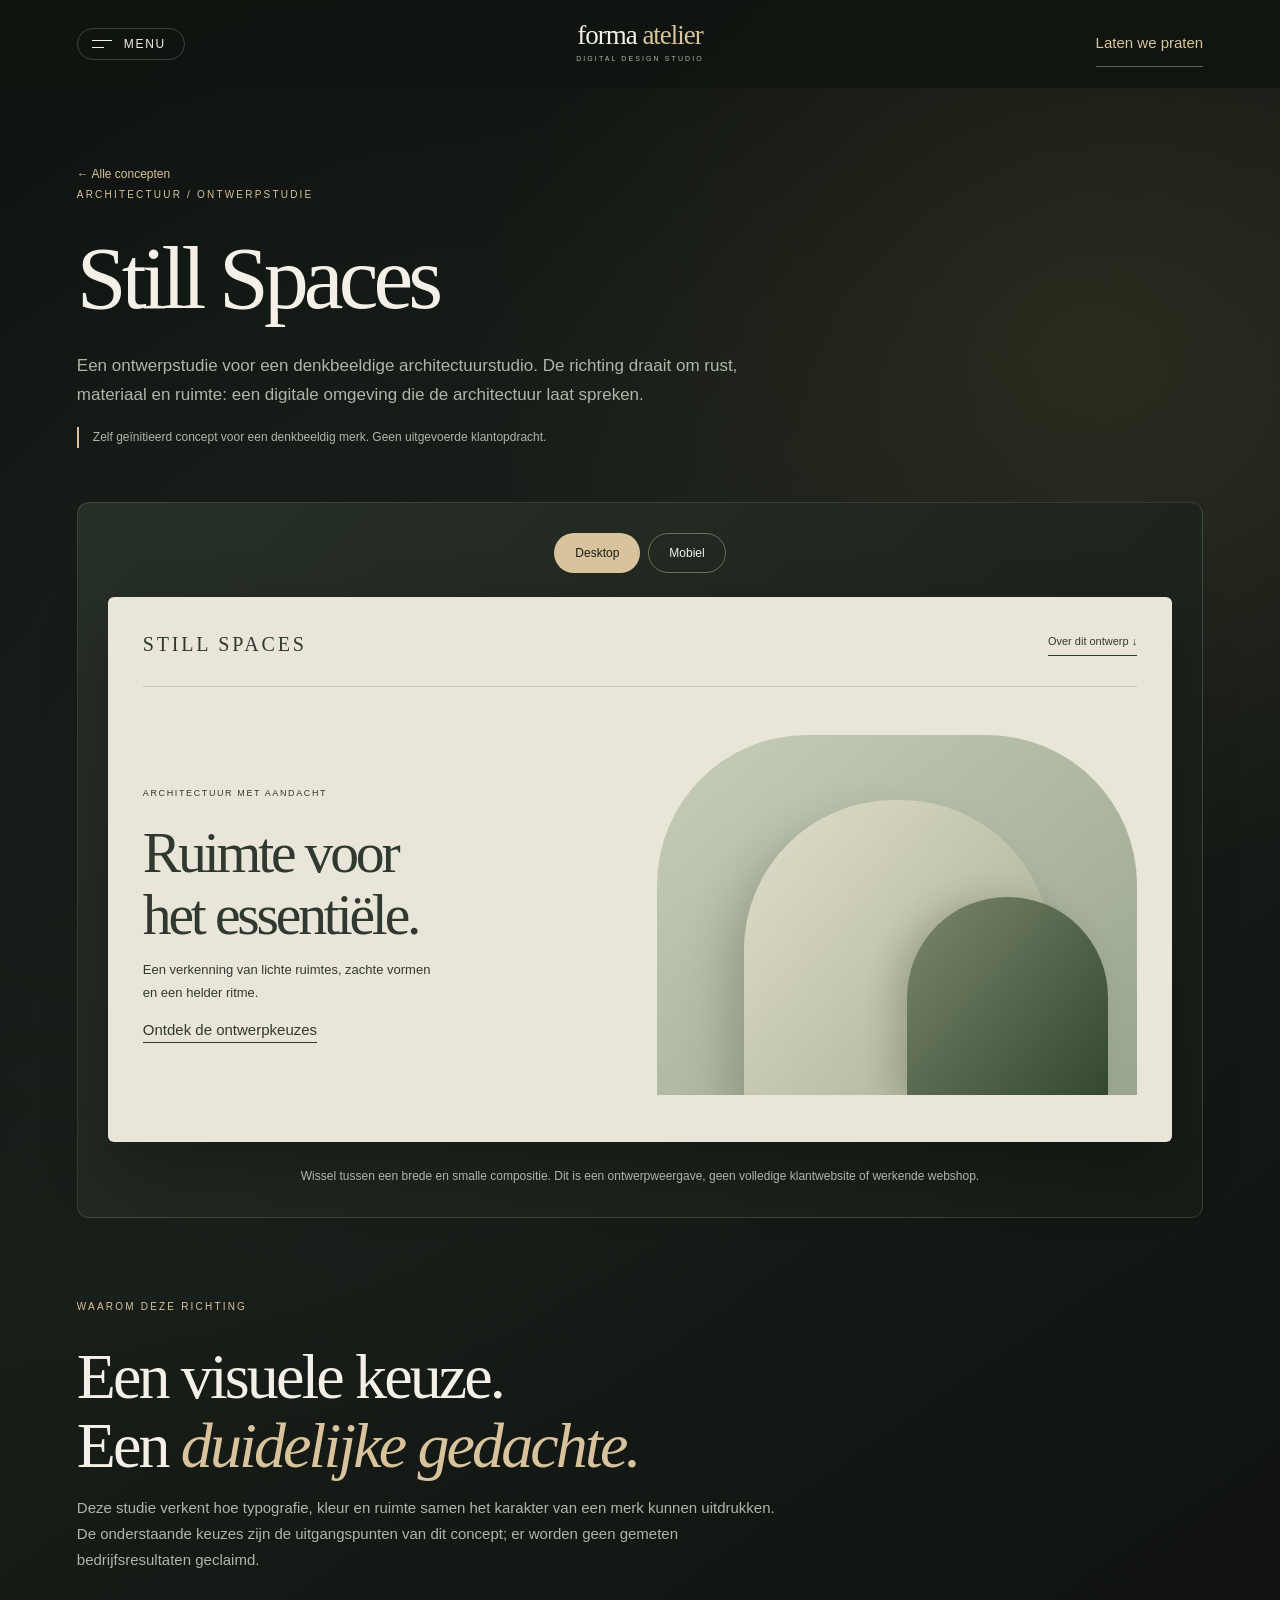
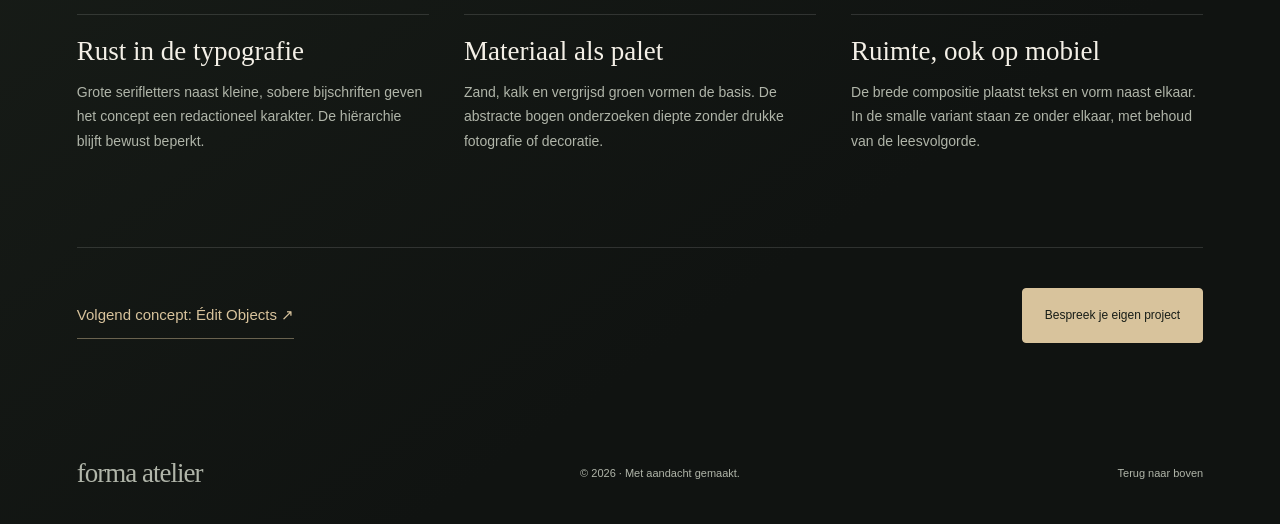
<file: still-spaces.html>
<!doctype html>
<html lang="nl"><head><meta charset="utf-8"><meta name="viewport" content="width=device-width,initial-scale=1"><meta name="description" content="Still Spaces: een zelfstandige ontwerpstudie van Forma Atelier. Bekijk de visuele richting, mobiele weergave en ontwerpkeuzes."><meta name="theme-color" content="#101311"><meta name="referrer" content="strict-origin-when-cross-origin"><meta http-equiv="Content-Security-Policy" content="default-src 'none'; script-src 'self'; style-src 'self'; img-src 'self'; font-src 'self'; object-src 'none'; base-uri 'none'; form-action 'none'"><title>Still Spaces — Conceptstudie — Forma Atelier</title><link rel="stylesheet" href="./assets/css/site.css"><link rel="stylesheet" href="./assets/css/menu.css?v=nav1"><link rel="stylesheet" href="./assets/css/portfolio.css?v=portfolio1"><script src="./assets/js/menu.js?v=nav2" defer></script><script src="./assets/js/study.js?v=portfolio1" defer></script></head><body data-page="study"><a class="skip" href="#main">Naar inhoud</a><header><nav class="wrap fm-nav" aria-label="Snelle navigatie"><button class="fm-toggle" id="fm-toggle" type="button" aria-expanded="false" aria-controls="fm-menu" hidden><span class="fm-burger" aria-hidden="true"><i></i><i></i></span><span class="fm-label">Menu</span></button><a class="brand" href="./index.html">forma<span> atelier</span><small>DIGITAL DESIGN STUDIO</small></a><a class="outline fm-cta" href="./contact.html">Laten we praten</a></nav><noscript><div class="wrap fm-fallback"><a href="./index.html">Home</a><a href="./index.html#werk">Concepten</a><a href="./lab.html">Lab</a><a href="./contact.html">Contact</a></div></noscript></header><main id="main"><section class="wrap study-intro"><a class="study-back" href="./index.html#werk">← Alle concepten</a><p class="eyebrow">Architectuur / Ontwerpstudie</p><h1>Still Spaces</h1><p>Een ontwerpstudie voor een denkbeeldige architectuurstudio. De richting draait om rust, materiaal en ruimte: een digitale omgeving die de architectuur laat spreken.</p><p class="study-status">Zelf geïnitieerd concept voor een denkbeeldig merk. Geen uitgevoerde klantopdracht.</p></section><section class="wrap study-stage" data-study aria-label="Interactieve ontwerpweergave van Still Spaces"><div class="study-controls" hidden><button type="button" data-mode="desktop" aria-pressed="true" aria-controls="study-preview">Desktop</button><button type="button" data-mode="mobile" aria-pressed="false" aria-controls="study-preview">Mobiel</button></div><div class="study-shell" id="study-preview" data-view="desktop"><div class="study-preview still"><nav aria-label="Navigatie binnen de ontwerpstudie"><span class="study-wordmark">STILL SPACES</span><a href="#case-details">Over dit ontwerp ↓</a></nav><div class="study-layout"><div><small>ARCHITECTUUR MET AANDACHT</small><h2>Ruimte voor<br>het essentiële.</h2><p>Een verkenning van lichte ruimtes, zachte vormen en een helder ritme.</p><a href="#case-details">Ontdek de ontwerpkeuzes</a></div><div class="study-art" role="img" aria-label="Abstracte architecturale bogen in zachte groene en zandtinten"></div></div></div></div><p class="study-caption">Wissel tussen een brede en smalle compositie. Dit is een ontwerpweergave, geen volledige klantwebsite of werkende webshop.</p></section><section class="wrap study-details" id="case-details"><p class="eyebrow">Waarom deze richting</p><h2>Een visuele keuze.<br>Een <em>duidelijke gedachte.</em></h2><p>Deze studie verkent hoe typografie, kleur en ruimte samen het karakter van een merk kunnen uitdrukken. De onderstaande keuzes zijn de uitgangspunten van dit concept; er worden geen gemeten bedrijfsresultaten geclaimd.</p><div class="study-choices"><article><h3>Rust in de typografie</h3><p>Grote serifletters naast kleine, sobere bijschriften geven het concept een redactioneel karakter. De hiërarchie blijft bewust beperkt.</p></article><article><h3>Materiaal als palet</h3><p>Zand, kalk en vergrijsd groen vormen de basis. De abstracte bogen onderzoeken diepte zonder drukke fotografie of decoratie.</p></article><article><h3>Ruimte, ook op mobiel</h3><p>De brede compositie plaatst tekst en vorm naast elkaar. In de smalle variant staan ze onder elkaar, met behoud van de leesvolgorde.</p></article></div></section><section class="wrap study-next" aria-label="Verder ontdekken"><a class="outline" href="./edit-objects.html">Volgend concept: Édit Objects ↗</a><a class="button" href="./contact.html">Bespreek je eigen project</a></section></main><footer class="wrap"><a class="brand" href="./index.html">forma atelier</a><span>© <span id="year">2026</span> · Met aandacht gemaakt.</span><a href="#main">Terug naar boven</a></footer></body></html>
</file>
<file: assets/css/site.css>
/* Forma Atelier: editorial layout, local assets, no external fonts. */
@layer reset,base,layout,components,responsive;
@layer reset{*{box-sizing:border-box}body{margin:0}a{color:inherit;text-decoration:none}button,textarea{font:inherit}button,summary{cursor:pointer}[hidden]{display:none!important}}
@layer base{:root{--bg:#101311;--ink:#f4f0e7;--muted:#b0b5a9;--accent:#d8c39c;--line:#ffffff21;--paper:#e9e5db;--paper-ink:#252b25;--gutter:max(6vw,calc((100% - 1280px)/2))}html{scroll-behavior:smooth;scroll-padding-top:110px}body{color:var(--ink);background:radial-gradient(ellipse 60% 650px at 85% 350px,#8c74452e,transparent 80%),radial-gradient(ellipse 65% 900px at 25% 700px,#29413935,transparent 85%),linear-gradient(145deg,#0d100e,#181d18 45%,#101311 80%);font:15px/1.75 Arial,sans-serif;-webkit-font-smoothing:antialiased}h1,h2,h3{font:400 28px/1.08 Georgia,serif;margin:0}h1{font-size:clamp(58px,7.2vw,104px);letter-spacing:-.055em}h2{font-size:clamp(38px,5vw,70px);letter-spacing:-.045em}em{font-weight:400;color:var(--accent)}p{color:var(--muted)}a,button{font-variant-emoji:text}a:focus-visible,button:focus-visible,summary:focus-visible,textarea:focus-visible{outline:2px solid var(--accent);outline-offset:6px}.wrap{width:min(1280px,88%);margin-inline:auto}.eyebrow{font-size:10px;letter-spacing:.22em;text-transform:uppercase;color:var(--accent);margin:0 0 26px}.note{font-size:12px;line-height:1.6}::selection{background:var(--accent);color:#171c16}}
@layer layout{header{position:sticky;top:0;z-index:20;background:#101511df;backdrop-filter:blur(20px);-webkit-backdrop-filter:blur(20px)}nav{min-height:88px;display:flex;align-items:center;justify-content:space-between;gap:30px}.hero{position:relative;display:grid;grid-template-columns:1fr 1.05fr;align-items:center;gap:25px;min-height:780px;padding:65px 0 105px;isolation:isolate}.hero:before{content:'';position:absolute;inset:4% -5% 8% 38%;background:radial-gradient(ellipse at 55% 45%,#dbc59b1c,transparent 65%);border-radius:50%;z-index:-1;pointer-events:none}.copy{position:relative;z-index:2}.lead{max-width:350px;margin:28px 0 32px;font-size:16px;line-height:1.8}.actions{display:flex;align-items:center;flex-wrap:wrap;gap:25px;font-size:12px}.actions>a:last-child{padding:10px 0;border-bottom:1px solid #d8c39c55}.hero-bottom{position:absolute;bottom:24px;width:100%;display:flex;justify-content:space-between;align-items:center;gap:15px;font-size:9px;letter-spacing:.16em;color:var(--muted)}.section{padding-block:100px}.heading{display:flex;justify-content:space-between;align-items:end;gap:40px;margin-bottom:50px}.heading>p{max-width:300px;font-size:14px}.projects{display:grid;grid-template-columns:1.15fr 1fr;gap:35px;align-items:start}.projects>article:nth-child(2){padding-top:95px}#werk{width:100%;padding:100px var(--gutter);background:var(--paper);color:var(--paper-ink)}#werk em,#werk .eyebrow{color:#6d694f}#werk p,#werk .caption span{color:#60665b}#werk .note{margin-top:32px;max-width:600px}.statement{padding:110px 0;background:linear-gradient(120deg,#1c241e,#121913);position:relative}.statement>.wrap{display:grid;grid-template-columns:1.2fr 1fr;column-gap:80px;align-items:end}.statement .eyebrow{grid-column:1/-1}.statement h2{font-size:clamp(42px,5.5vw,78px)}.statement p:last-child{max-width:330px;margin-bottom:8px}.services{margin-top:45px}.service{display:grid;grid-template-columns:45px 1fr 1fr;gap:25px;align-items:baseline;padding:34px 0;border-top:1px solid var(--line)}.service>span{font-size:11px;color:var(--accent)}.service p{font-size:14px;max-width:400px;margin:0}#proces{border-top:1px solid var(--line)}.steps{display:grid;grid-template-columns:repeat(3,1fr);gap:45px;margin-top:55px}.steps article{position:relative;padding:25px 0 0}.steps article:before{content:'';display:block;width:36px;height:2px;background:var(--accent);margin-bottom:28px}.steps small{font-size:9px;letter-spacing:.18em;color:var(--accent)}.steps h3{margin:24px 0 18px;font-size:29px}.steps p{font-size:14px}.faq{padding-top:45px;padding-bottom:100px}.faq h2{margin-bottom:40px;font-size:clamp(36px,4vw,56px)}.contact{width:100%;padding:105px var(--gutter);background:linear-gradient(125deg,#e9e5db,#d9dece);color:var(--paper-ink);text-align:left;position:relative}.contact h2{font-size:clamp(44px,6vw,84px);max-width:850px}.contact em,.contact .eyebrow{color:#67705d}.contact>p{color:#5b6356;margin:24px 0}.contact>.button{margin-top:10px}.contact .button{background:#28392d;border-color:#28392d;color:#f4f0e7}.contact .button:hover{background:#405345}.contact .note{color:#60665b}footer{padding:35px 0;display:flex;align-items:center;justify-content:space-between;gap:25px;flex-wrap:wrap;color:var(--muted);font-size:11px}}
@layer components{.skip{position:fixed;top:-100px;z-index:30;background:var(--accent);color:#111;padding:12px}.skip:focus{top:0}.brand{font:27px Georgia,serif;letter-spacing:-1px}.brand span{color:var(--accent)}.brand small{display:block;font:7px/2.3 Arial,sans-serif;letter-spacing:.3em;color:var(--muted)}#links{display:flex;align-items:center;gap:30px;font-size:12px}.outline{border-bottom:1px solid #d8c39c70;padding:9px 0;color:var(--accent)}#menu,#motion{color:inherit;background:none;border:1px solid var(--line);border-radius:4px;padding:10px 15px}#menu{display:none}#motion{font-size:10px;padding:5px 10px;letter-spacing:0}.button{display:inline-flex;align-items:center;justify-content:center;padding:16px 22px;background:var(--accent);border:1px solid var(--accent);border-radius:4px;color:#171d17;font-size:12px;transition:background .25s,transform .25s}.button:hover{background:#ebd6ae;transform:translateY(-2px)}.sculpture{height:560px;min-width:0;display:grid;place-items:center;perspective:1000px;background:radial-gradient(ellipse,#d7bd8120,transparent 66%)}.spin{width:340px;height:340px;position:relative;transform-style:preserve-3d;animation:orbit 30s linear infinite}.ring{position:absolute;inset:0;border:25px solid #bea571;border-radius:50%;box-shadow:inset 4px 5px 9px #fff6,inset -7px -8px 10px #1b170de0,0 15px 30px #0005}.r1{transform:rotateX(60deg)}.r2{transform:rotateY(65deg) rotateX(-20deg)}.r3{transform:rotateY(-65deg) rotateX(25deg)}.sphere{position:absolute;inset:105px;border-radius:50%;background:radial-gradient(circle at 30% 22%,#fff0c7,#b29a66 28%,#292c21 67%,#121510 90%)}.paused .spin{animation-play-state:paused}@keyframes orbit{from{transform:rotateX(-20deg) rotateY(0deg) rotateZ(-20deg)}to{transform:rotateX(-20deg) rotateY(360deg) rotateZ(-20deg)}}.preview{height:420px;display:grid;place-items:center;overflow:hidden;border-radius:3px}.light{background:linear-gradient(140deg,#c8cebd,#b5bea9);color:#2d3529}.dark{background:linear-gradient(140deg,#424b51,#252d35);color:#e9dfcc}.browser{width:83%;height:74%;position:relative;background:#f2f0e6;border:1px solid #ffffff40;box-shadow:0 30px 55px #14201030;overflow:hidden;padding:28px;transform:rotate(-3deg);transition:transform .7s}.dark .browser{background:#1c242b;transform:rotate(3deg)}.preview:hover .browser{transform:rotate(0deg) translateY(-7px)}.browser small{font-size:9px;letter-spacing:2px}.browser h3{font-size:37px;margin-top:50px;position:relative;z-index:1}.arch,.disc{position:absolute;right:18px;bottom:0;width:125px;height:185px;border-radius:80px 80px 0 0;background:linear-gradient(135deg,#b3bc9e,#52604c)}.disc{border-radius:50%;height:125px;bottom:30px;background:radial-gradient(circle at 30% 20%,#ead4aa,#887456 55%,#3b362c)}.caption{display:flex;justify-content:space-between;align-items:center;gap:15px;margin:22px 0}.caption h3{font:17px Arial}.caption span{font-size:10px;color:var(--muted)}details{padding:22px 0;border-top:1px solid var(--line)}summary{font-size:16px;list-style-position:outside;margin-left:18px;padding-left:5px}details p{max-width:720px;font-size:14px;margin-left:23px}#brief{max-width:620px;padding:25px;margin-top:35px;border:1px solid #26382b35;background:#ffffff38;border-radius:6px}textarea{display:block;width:100%;min-height:220px;background:#f7f5ed;color:#252b25;border:1px solid #28392d45;padding:15px;font-size:14px;resize:vertical;margin:12px 0 18px}#status{font-size:12px;color:#365139}.contact a:focus-visible,.contact button:focus-visible,.contact textarea:focus-visible{outline-color:#28392d}}
@layer responsive{@media(min-width:901px) and (max-width:1100px){h1{font-size:72px}.hero{min-height:720px}.sculpture{height:480px}#links{gap:20px}}@media(max-width:900px){nav{flex-wrap:wrap;min-height:76px;padding:16px 0}#menu{display:block}#links{width:100%;flex-direction:column;align-items:stretch;gap:0}.js #links{display:none}.js #links.open{display:flex}#links a{padding:14px 0}.hero{grid-template-columns:1fr;gap:0;padding:46px 0 85px;min-height:0}.hero h1{font-size:clamp(48px,8.5vw,74px);line-height:1.04;max-width:650px}.hero h1 br:last-child{display:none}.hero .eyebrow{font-size:9px;margin-bottom:22px;letter-spacing:.14em}.lead{font-size:14px;max-width:440px;margin:23px 0 26px}.actions{gap:20px;font-size:11px}.actions .button{font-size:11px;padding:14px 17px}.sculpture{height:340px;margin-top:0}.hero:before{inset:30% -5% 8% -5%}.spin{width:250px;height:250px}.ring{border-width:20px}.sphere{inset:76px}.hero-bottom{bottom:20px;gap:12px;font-size:8px}.hero-bottom>span:last-child{display:none}.heading{display:block;margin-bottom:32px}.heading>p{max-width:430px;margin-top:24px}.projects,.steps{grid-template-columns:1fr}.projects>article:nth-child(2){padding-top:15px}.preview{height:340px}.browser{padding:23px}.browser h3{font-size:32px}.caption{flex-wrap:wrap}.section{padding-block:72px}#werk{padding:70px 6%}.statement{padding:75px 0}.statement>.wrap{display:block}.statement h2{font-size:clamp(43px,8vw,65px)}.statement p:last-child{margin-top:28px;max-width:420px;font-size:14px}.service{grid-template-columns:25px 1fr;gap:18px;padding:28px 0}.service h3{font-size:26px}.service p{grid-column:2}.steps{gap:22px;margin-top:35px}.steps article{padding-top:10px}.steps article:before{margin-bottom:18px}.steps h3{margin:15px 0}.faq{padding-top:20px}.contact{padding:75px 6%}.contact h2{font-size:clamp(43px,8vw,65px)}.contact>p{font-size:14px}footer{padding-block:28px}.brand{font-size:24px}}@media(prefers-reduced-motion:reduce){html{scroll-behavior:auto}*,*:before,*:after{transition:none!important}.spin{animation:none;transform:rotateX(-20deg) rotateY(35deg) rotateZ(-20deg)}}}
</file>
<file: assets/css/cms.css>
.cms-heading{white-space:pre-line}.cms-project-image{display:block;width:100%;height:100%;object-fit:cover}.cms-project-summary{font-size:14px;line-height:1.7;white-space:pre-line}.lab-teaser{padding:72px 0;background:#0f1612;border-top:1px solid #ffffff1f;border-bottom:1px solid #ffffff1f}.lab-teaser .wrap{display:flex;align-items:center;justify-content:space-between;gap:40px;flex-wrap:wrap}.lab-teaser h2{font-size:clamp(34px,4vw,52px)}.lab-teaser p:not(.eyebrow){max-width:430px;margin:0 0 22px}
</file>
<file: assets/css/menu.css>
.fm-nav{display:grid;grid-template-columns:1fr auto 1fr;align-items:center;gap:20px}.fm-nav .brand{justify-self:center;text-align:center}.fm-nav .fm-cta{justify-self:end;white-space:nowrap}.fm-fallback{display:flex;flex-wrap:wrap;gap:8px 22px;padding:0 0 14px;font-size:13px}
.fm-toggle{display:inline-flex;align-items:center;gap:12px;justify-self:start;background:none;border:1px solid #ffffff33;border-radius:999px;padding:9px 18px 9px 14px;color:#f4f0e7;font:12px/12px Arial,sans-serif;letter-spacing:.14em;text-transform:uppercase;cursor:pointer;transition:border-color .3s,background .3s}.fm-toggle:hover{border-color:#d8c39c;background:#d8c39c14}.fm-toggle:focus-visible,.fm-close:focus-visible,.fm-link:focus-visible{outline:2px solid #d8c39c;outline-offset:5px}
.fm-burger{position:relative;display:inline-block;width:20px;height:9px}.fm-burger i{position:absolute;left:0;height:1.5px;background:currentColor;transition:transform .55s cubic-bezier(.7,0,.2,1),width .4s cubic-bezier(.7,0,.2,1),top .4s}.fm-burger i:nth-child(1){top:0;width:20px}.fm-burger i:nth-child(2){top:7px;width:12px}.fm-toggle:hover .fm-burger i:nth-child(2){width:20px}.fm-burger.is-x i:nth-child(1){top:4px;width:20px;transform:rotate(45deg)}.fm-burger.is-x i:nth-child(2){top:4px;width:20px;transform:rotate(-45deg)}
.fm-lock{overflow:hidden}.fm-overlay{--fm-gutter:calc((100vw - min(1280px,88vw))/2);position:fixed;inset:0;z-index:100;padding:104px var(--fm-gutter) 44px;overflow-x:hidden;overflow-y:auto;background:radial-gradient(ellipse at 76% 52%,#27382d,#0b0f0c 66%);color:#f4f0e7;clip-path:circle(0 at var(--mx,40px) var(--my,40px));visibility:hidden;transition:clip-path .85s cubic-bezier(.76,0,.24,1),visibility 0s linear .85s}.fm-overlay.is-open{clip-path:circle(150vmax at var(--mx,40px) var(--my,40px));visibility:visible;transition:clip-path .95s cubic-bezier(.76,0,.24,1),visibility 0s}
.fm-close{position:fixed;top:29px;left:var(--fm-gutter);z-index:3;display:inline-flex;align-items:center;gap:12px;background:none;border:1px solid #ffffff33;border-radius:999px;padding:9px 18px 9px 14px;color:#f4f0e7;font:12px/12px Arial,sans-serif;letter-spacing:.14em;text-transform:uppercase;cursor:pointer;transition:border-color .3s,background .3s}.fm-close:hover{border-color:#d8c39c;background:#d8c39c14}.fm-close .fm-burger.is-x{transition:transform .7s cubic-bezier(.2,.8,.2,1) .35s;transform:rotate(-90deg)}.fm-overlay.is-open .fm-close .fm-burger.is-x{transform:rotate(0)}
.fm-layout{display:grid;grid-template-columns:minmax(0,1.05fr) minmax(0,.95fr);gap:5vw;align-items:center;min-height:calc(100vh - 150px)}.fm-main{position:relative;z-index:1;max-width:760px}.fm-list{list-style:none;margin:0;padding:0}
.fm-item{opacity:0;transform:translateY(34px) rotate(1deg);transform-origin:left bottom;transition:opacity .35s,transform .45s}.fm-overlay.is-open .fm-item{opacity:1;transform:none;transition:opacity .7s cubic-bezier(.2,.8,.2,1),transform .9s cubic-bezier(.2,.8,.2,1);transition-delay:calc(var(--i) * 75ms + 380ms)}
.fm-link{position:relative;display:grid;grid-template-columns:46px 1fr;align-items:baseline;gap:14px;padding:16px 0 15px;color:inherit;text-decoration:none;border-bottom:1px solid #ffffff1a}.fm-link:after{content:'';position:absolute;left:0;bottom:-1px;width:100%;height:1px;background:#d8c39c;transform:scaleX(0);transform-origin:left;transition:transform .7s cubic-bezier(.2,.8,.2,1)}.fm-link:hover:after,.fm-link:focus-visible:after,.fm-link[aria-current=page]:after{transform:scaleX(1)}
.fm-num{font-size:11px;letter-spacing:.16em;color:#d8c39c}.fm-text{display:block;font:400 clamp(34px,5.2vw,68px)/1.18 Georgia,serif;letter-spacing:-.035em;transition:transform .6s cubic-bezier(.2,.8,.2,1),color .3s}.fm-link:hover .fm-text,.fm-link:focus-visible .fm-text{transform:translateX(18px);font-style:italic;color:#d8c39c}.fm-list:hover .fm-link:not(:hover){opacity:.55;transition:opacity .4s}
.fm-stage{position:relative;z-index:0;display:grid;justify-items:center;align-content:center;gap:34px}.fm-glow{position:absolute;inset:-12%;background:radial-gradient(circle,#d8c39c30,transparent 62%);opacity:.65;transition:opacity .7s;pointer-events:none}.fm-overlay[data-hot] .fm-glow{opacity:1}
.fm-rings{position:relative;width:min(42vmin,480px);aspect-ratio:1;transform:translateY(var(--ty,0px)) scale(var(--sc,1));transition:transform .9s cubic-bezier(.2,.8,.2,1)}.fm-rings i{position:absolute;inset:0;border:1px solid #d8c39c80;border-radius:50%;animation:fm-orbit 38s linear infinite}.fm-rings i:nth-child(2){inset:9%;animation-duration:26s;animation-direction:reverse;border-color:#d8c39c66}.fm-rings i:nth-child(3){inset:20%;animation-duration:19s;border-color:#d8c39c52}.fm-rings b{position:absolute;inset:39%;border-radius:50%;background:radial-gradient(circle at 32% 26%,#fff0c7,#b29a66 36%,#2a2d22 78%);box-shadow:0 18px 40px #0008}.fm-overlay:not(.is-open) .fm-rings i{animation-play-state:paused}@keyframes fm-orbit{from{transform:rotate(0deg) scaleY(.55)}to{transform:rotate(360deg) scaleY(.55)}}
.fm-caption{position:relative;min-height:2.6em;max-width:340px;margin:0;text-align:center;font:italic 22px/1.3 Georgia,serif;color:#e6d4ae}.fm-caption.is-swap{animation:fm-fade .55s cubic-bezier(.2,.8,.2,1)}@keyframes fm-fade{from{opacity:0;transform:translateY(10px)}to{opacity:1;transform:none}}
.fm-foot{position:relative;z-index:1;margin:30px 0 0;font-size:12px;letter-spacing:.14em;text-transform:uppercase;color:#b9beb2}
@media(max-width:900px){.fm-close{top:23px}.fm-layout{grid-template-columns:1fr;min-height:0}.fm-stage{position:absolute;right:-8vw;bottom:2vh;width:62vw;opacity:.4;pointer-events:none}.fm-caption{display:none}.fm-link{padding:13px 0}.fm-overlay{padding-top:100px}}
@media(max-width:720px){.fm-nav .fm-cta{display:none}.fm-toggle,.fm-close{padding:11px 18px 11px 14px}}
@media(prefers-reduced-motion:reduce){.fm-overlay{clip-path:none;opacity:0;transition:opacity .2s,visibility 0s linear .2s}.fm-overlay.is-open{opacity:1;transition:opacity .2s,visibility 0s}.fm-item,.fm-overlay.is-open .fm-item{transform:none;transition:none;opacity:1}.fm-rings i{animation:none}.fm-rings{transition:none}.fm-caption.is-swap{animation:none}.fm-text,.fm-link:after,.fm-burger i,.fm-close .fm-burger.is-x{transition:none}.fm-link:hover .fm-text,.fm-link:focus-visible .fm-text{transform:none}}
</file>
<file: assets/css/hero-webgl.css>
/* Progressive visual enhancement; the original stylesheet remains the fallback. */
:root{--bg:#10110f;--ink:#f4f0e6;--muted:#b0aea3;--accent:#d9c49a;--line:#e5d4ad26}
body{background:radial-gradient(ellipse at 90% 8%,#baa4750b,transparent 38%),var(--bg)}
header{background:#10110fe8;border-bottom-color:#dfc99a1c}
.brand{letter-spacing:-1.2px}
#links a:not(.outline){transition:color .25s}
#links a:hover{color:var(--accent)}
.outline{border-color:#d9c49a50;transition:background .25s,border-color .25s}
.outline:hover{background:#d9c49a0c;border-color:var(--accent)}
.hero{min-height:min(920px,calc(100svh + 80px));gap:20px}
.hero h1{font-size:clamp(58px,7.6vw,112px);line-height:1.02;letter-spacing:-.06em}
.hero .lead{line-height:1.9;max-width:340px}
.eyebrow{letter-spacing:2.6px}
.button{background:linear-gradient(135deg,#ead9b5,#cbb17e);border-color:#e2cda2;box-shadow:inset 0 1px #fff5,0 8px 26px #0002}
.button:hover{background:linear-gradient(135deg,#f1e3c7,#dac394)}
.hero-bottom{border-top-color:#e0cca02b}
.sculpture{position:relative;isolation:isolate;height:560px;border:1px solid #dcc6971f;border-radius:48% 48% 4px 4px;background:radial-gradient(ellipse at 48% 40%,#b79b5721,transparent 64%),linear-gradient(145deg,#ffffff03,transparent 60%);box-shadow:inset 0 1px #ffffff05}
.sculpture:before{content:'';position:absolute;inset:22px;border:1px solid #dcc69712;border-radius:inherit;pointer-events:none;z-index:-1}
.sculpture.webgl-ready>.spin{display:none}
.sculpture>.webgl-canvas{display:block;width:100%;height:100%;min-width:0;max-width:100%;pointer-events:none}
.sculpture:after{content:'';position:absolute;bottom:42px;left:22%;right:22%;height:20px;border-radius:50%;background:#0009;filter:blur(16px);pointer-events:none;z-index:-1}
.heading{margin-bottom:60px}
.preview{height:430px;border:1px solid #ffffff12;position:relative}
.preview:after{content:'';position:absolute;inset:12px;border:1px solid #ffffff20;pointer-events:none}
.light{background:linear-gradient(145deg,#e1dacc,#b5b5a4)}
.dark{background:radial-gradient(ellipse at 65% 30%,#45483f,#222720 80%)}
.browser{box-shadow:0 32px 60px #0003;transition:transform .8s cubic-bezier(.2,.7,.2,1)}
.dark .browser{background:#20251f}
.preview:hover .browser{transform:translateY(-10px) rotate(-1.5deg)}
.caption{padding-block:8px}
.caption h3{letter-spacing:-.3px}
.statement{position:relative;background:radial-gradient(ellipse at 50% 100%,#baa16a12,transparent 65%),#181a15;border-block:1px solid #dcc69717;padding-block:145px}
.statement h2{font-size:clamp(48px,6vw,86px)}
.service{padding-block:38px}
.service h3{font-size:clamp(25px,2.4vw,34px)}
.steps article{border-top-color:#d9c49a4a;padding-top:30px}
.faq details[open]{border-top-color:#d9c49a70}
summary::marker{color:var(--accent)}
.contact{padding-block:125px;background:radial-gradient(ellipse at 50% 70%,#c6ad7410,transparent 65%)}
.contact h2{font-size:clamp(44px,5.8vw,82px)}
#brief{background:#161812;border-color:#d9c49a38;box-shadow:0 20px 60px #0003}
textarea{background:#11130f;border-color:#d9c49a35;line-height:1.8}
@media(min-width:1400px){.hero{grid-template-columns:1.1fr 1fr}.sculpture{height:600px}}
@media(max-width:900px){.hero{min-height:0;padding-top:55px;gap:35px}.hero h1{font-size:clamp(56px,10vw,86px)}.sculpture{height:440px;width:min(100%,520px);justify-self:center}.preview{height:360px}.statement{padding-block:95px}.contact{padding-block:85px}}
@media(max-width:480px){.sculpture{height:350px}.sculpture:before{inset:15px}.hero-bottom{letter-spacing:1px;gap:8px}.hero-bottom>span{font-size:8px}.preview{height:310px}.browser{padding:20px}.browser h3{font-size:30px}}
@media(prefers-reduced-motion:reduce){.browser,.button,.outline,#links a{transition:none}.preview:hover .browser{transform:none}}
</file>
<file: assets/css/hero-composition.css>
/* Homepage composition; existing content and motion controls are preserved. */
body[data-page="home"] .hero{min-height:min(820px,calc(100svh - 88px));grid-template-columns:1.05fr 1fr;gap:clamp(24px,4vw,64px);padding-top:clamp(40px,6vh,72px);padding-bottom:100px}
body[data-page="home"] .hero:before{inset:5% -3% 0 -3%;background:radial-gradient(ellipse at 57% 46%,#b99c6214,transparent 65%)}
body[data-page="home"] .hero h1{font-size:clamp(58px,7.2vw,104px);line-height:1.045;letter-spacing:-.055em}
body[data-page="home"] .hero .lead{max-width:365px;font-size:16px;line-height:1.85;margin-top:26px;margin-bottom:30px}
body[data-page="home"] .hero .actions{gap:26px;font-size:13px}
body[data-page="home"] .hero .actions .button{font-size:13px;padding:18px 25px;min-height:54px}
body[data-page="home"] .sculpture{height:clamp(460px,50vw,600px);border-color:#dcc6970e;background:radial-gradient(ellipse at 50% 51%,#b79b5726,transparent 57%);box-shadow:none}
body[data-page="home"] .sculpture:before{opacity:0}
body[data-page="home"] .sculpture>.webgl-canvas{transform:scale(1.12);transform-origin:center}
body[data-page="home"] .sculpture>.spin{scale:1.12}
body[data-page="home"] .hero-bottom{display:grid;grid-template-columns:1fr auto 1fr;align-items:center;gap:20px;bottom:24px}
body[data-page="home"] .hero-bottom>span{grid-column:1}
body[data-page="home"] .hero-bottom #motion{grid-column:3;justify-self:end}
.hero-explore{grid-column:2;display:inline-flex;align-items:center;gap:12px;min-height:44px;font-size:11px;letter-spacing:.05em;color:var(--accent);white-space:nowrap}
.hero-explore span{font-size:18px;line-height:1}
@media(max-width:900px){body[data-page="home"] .hero{grid-template-columns:1fr;min-height:0;padding-top:44px;padding-bottom:95px;gap:22px}body[data-page="home"] .hero h1{font-size:clamp(48px,8.8vw,78px);line-height:1.055}body[data-page="home"] .hero .lead{font-size:14px;max-width:440px}body[data-page="home"] .sculpture{height:clamp(310px,65vw,440px);width:min(100%,520px)}body[data-page="home"] .sculpture>.webgl-canvas{transform:scale(1.08)}body[data-page="home"] .sculpture>.spin{scale:1.06}body[data-page="home"] .hero .actions{gap:20px}body[data-page="home"] .hero .actions .button{padding:15px 20px;min-height:48px}}
@media(max-width:600px){body[data-page="home"] .hero-bottom{grid-template-columns:1fr auto;gap:12px}body[data-page="home"] .hero-bottom>span{display:none}.hero-explore{grid-column:1}body[data-page="home"] .hero-bottom #motion{grid-column:2}body[data-page="home"] .hero .actions{font-size:12px}body[data-page="home"] .hero .actions .button{font-size:12px}}
</file>
<file: assets/css/portfolio.css>
/* Portfolio and concept studies: local assets, no trackers or remote fonts. */
.case-card-link{display:block}.case-card-link:focus-visible{outline:2px solid #657052;outline-offset:8px}.case-card-action{font-size:12px;margin:0;color:#4c5946!important}.about{border-top:1px solid var(--line)}.about-layout{display:grid;grid-template-columns:1fr 1fr;gap:70px;align-items:start}.about-copy{max-width:450px;margin:0 0 24px;font-size:17px;line-height:1.9}.study-intro{padding:72px 0 42px}.study-intro h1{font-size:clamp(54px,7vw,104px);margin:24px 0}.study-intro>p:not(.eyebrow){max-width:680px;font-size:17px}.study-back{font-size:12px;color:var(--accent)}.study-status{font-size:12px!important;border-left:2px solid var(--accent);padding-left:14px}.study-stage{padding:30px;background:linear-gradient(135deg,#273027,#171c17);border:1px solid var(--line);border-radius:12px}.study-controls{display:flex;gap:8px;justify-content:center;margin-bottom:24px}.study-controls button{font:12px Arial;padding:12px 20px;border:1px solid #d8c39c70;border-radius:25px;background:transparent;color:var(--ink)}.study-controls button[aria-pressed=true]{background:var(--accent);color:#171d17}.study-shell{width:100%;margin:auto;border-radius:6px;overflow:hidden;box-shadow:0 28px 65px #0004}.study-shell[data-view=mobile]{max-width:360px;border-radius:25px}.study-preview{padding:35px;color:#30392f;background:#e9e5d9}.study-preview p{color:inherit}.study-preview nav{min-height:0;gap:20px;flex-wrap:wrap;justify-content:space-between;font-size:11px;padding:0 0 30px;border-bottom:1px solid #30392f30}.study-wordmark{font:20px Georgia,serif;letter-spacing:.14em}.study-layout{display:grid;grid-template-columns:1fr 1fr;align-items:center;gap:35px;padding-top:35px;min-height:420px}.study-preview h2{font-size:clamp(36px,4.5vw,64px);max-width:450px;letter-spacing:-.055em}.study-preview small{display:block;font-size:9px;letter-spacing:.18em;margin-bottom:20px}.study-preview p{font-size:13px;max-width:290px}.study-preview a{border-bottom:1px solid currentColor;padding-bottom:4px}.study-art{min-height:360px;position:relative;overflow:hidden;background:linear-gradient(140deg,#c7cdb8,#99a58e);border-radius:150px 150px 0 0;isolation:isolate}.study-art:before{content:'';position:absolute;inset:18% 18% 0;background:linear-gradient(130deg,#e2decb,#a4ad93);border-radius:150px 150px 0 0;box-shadow:-20px 20px 40px #29331e35}.study-art:after{content:'';position:absolute;width:42%;height:55%;right:6%;bottom:0;background:linear-gradient(130deg,#7a886b,#354731);border-radius:100px 100px 0 0;box-shadow:-15px 0 30px #27321e30}.study-preview.edit{background:#202922;color:#e9dfca}.edit nav{border-color:#e9dfca30}.edit .study-art{border-radius:3px;background:radial-gradient(ellipse at 50% 30%,#4f594d,#2a352d)}.edit .study-art:before{inset:auto;width:170px;height:170px;left:10%;top:16%;border-radius:50%;background:radial-gradient(circle at 30% 25%,#f1dfbb,#ac9066 48%,#514737);box-shadow:0 35px 45px #0006}.edit .study-art:after{width:115px;height:160px;right:13%;bottom:10%;border-radius:60px 60px 20px 20px;background:linear-gradient(100deg,#8c9a86,#3c4c3c);box-shadow:0 25px 30px #0005}.study-shell[data-view=mobile] .study-preview{padding:24px}.study-shell[data-view=mobile] .study-layout{grid-template-columns:1fr;gap:25px}.study-shell[data-view=mobile] h2{font-size:42px}.study-shell[data-view=mobile] .study-art{min-height:300px}.study-caption{font-size:12px;text-align:center;margin:24px 0 0}.study-details{padding-block:80px}.study-details>p{max-width:700px}.study-choices{display:grid;grid-template-columns:repeat(3,1fr);gap:35px;margin-top:40px}.study-choices article{border-top:1px solid var(--line);padding-top:22px}.study-choices h3{font-size:27px}.study-choices p{font-size:14px}.study-next{display:flex;justify-content:space-between;align-items:center;gap:30px;flex-wrap:wrap;border-top:1px solid var(--line);padding-block:40px 80px}.cp-help{font-size:12px;color:#b3bbae;display:block;line-height:1.7;margin-block:10px}.cp-steps{padding-left:20px;color:var(--muted);max-width:430px;font-size:14px}.cp-steps li{margin-bottom:12px}
@media(max-width:760px){.about-layout,.study-choices{grid-template-columns:1fr;gap:28px}.about-copy{font-size:15px}.study-intro{padding-top:45px}.study-stage{padding:14px}.study-preview{padding:24px}.study-layout{grid-template-columns:1fr;min-height:0;gap:25px}.study-preview h2{font-size:42px}.study-art{min-height:300px}.study-details{padding-block:55px}.study-next{align-items:start;flex-direction:column}.study-preview nav{gap:12px;padding-bottom:22px}.study-preview nav a{font-size:10px}}
body[data-page="home"] .contact{color:var(--ink)}body[data-page="home"] .contact>p{color:var(--muted)}body[data-page="home"] .contact .eyebrow,body[data-page="home"] .contact em{color:var(--accent)}body[data-page="home"] .contact a:focus-visible{outline-color:var(--accent)}
.cp-intro h2{font-size:25px;letter-spacing:-.025em;margin-top:32px}
</file>
<file: assets/css/admin.css>
*{box-sizing:border-box}body{margin:0;background:#111a15;color:#f2eee4;font:15px/1.7 Arial,sans-serif}header,main{width:min(1000px,90%);margin:auto}header{display:flex;justify-content:space-between;align-items:center;padding:25px 0;border-bottom:1px solid #ffffff30}a{color:#d7be91}h1,h2,h3{font-family:Georgia,serif;font-weight:400;line-height:1.15}h1{font-size:44px}h2{font-size:30px}h3{font-size:26px}p,small{color:#b6c0b2}main{padding:30px 0 80px}section section{border-top:1px solid #ffffff25;padding:35px 0;margin-top:35px}#login-panel{max-width:520px}label{display:block;margin:18px 0;font-size:13px}label small{display:block;font-size:11px}input,select,textarea{display:block;width:100%;font:16px/1.5 Arial,sans-serif;border:1px solid #7d8c7b;background:#1d2a20;color:#f2eee4;padding:12px;border-radius:4px;margin-top:6px}textarea{resize:vertical}button{font:13px Arial,sans-serif;background:#d7be91;border:1px solid #d7be91;color:#172219;padding:13px 18px;border-radius:4px;cursor:pointer;min-height:44px}button:disabled{opacity:.45;cursor:not-allowed}.row{display:flex;align-items:center;gap:15px;flex-wrap:wrap;margin-top:24px}#notice,#draft-note{padding:15px;border:1px solid #d7be9150;border-radius:5px;color:#e4d2b0;overflow-wrap:anywhere}article{padding:22px;border:1px solid #ffffff25;border-radius:6px;margin:15px 0;overflow-wrap:anywhere}article h3{margin:0}article p{white-space:pre-wrap}article select{max-width:250px}#editor{display:grid;grid-template-columns:1fr 1fr;gap:0 24px}#editor label:has(textarea){grid-column:1/-1}#editor button{align-self:end;margin:18px 0}:focus-visible{outline:2px solid #e9d6af;outline-offset:4px}[hidden]{display:none!important}@media(max-width:650px){#editor{grid-template-columns:1fr}h1{font-size:36px}header{gap:20px}}
</file>
<file: assets/css/admin-requests.css>
.admin-sections{display:flex;flex-wrap:wrap;gap:12px;margin:26px 0}.admin-sections button[aria-pressed=true]{background:#f3e5c6;color:#162219;border-color:#f3e5c6}.admin-sections button[aria-pressed=false]{background:transparent;color:#e4d2b0}.admin-section-title{scroll-margin-top:30px}.rq-card{padding:26px}.rq-heading{display:flex;justify-content:space-between;align-items:baseline;gap:20px;flex-wrap:wrap}.rq-heading>span{font-size:12px;color:#e4d2b0;border:1px solid #d7be9150;padding:4px 10px;border-radius:999px}.rq-message{white-space:pre-wrap;overflow-wrap:anywhere}.rq-card>p{margin:14px 0}.rq-card details{padding:18px 0;border-top:1px solid #ffffff25}.rq-card summary{cursor:pointer;font-size:15px}.rq-card textarea{min-height:100px}.rq-card label{max-width:750px}.rq-card select{max-width:none}.rq-card details button{margin:10px 10px 0 0}.rq-card .row button{margin:0}.rq-private{margin-top:24px}.rq-private summary{color:#d7be91}.rq-danger summary{color:#ffb4a2}.rq-delete{background:transparent;color:#ffb4a2;border-color:#ffb4a280}.rq-card summary:focus-visible{outline:2px solid #d7be91;outline-offset:4px}#requests-panel>p{max-width:760px}
</file>
<file: assets/css/contact.css>
.cp{display:grid;grid-template-columns:minmax(0,.9fr) minmax(0,1.1fr);gap:70px;align-items:start;padding:90px 0 110px}.cp-intro h1{font-size:clamp(46px,6vw,88px);margin-bottom:24px}.cp-intro p:not(.eyebrow){max-width:430px;font-size:16px}.cp-intro .cp-note{font-size:13px;color:#b3bbae}.cp-card{padding:34px;border:1px solid #ffffff24;border-radius:12px;background:#0f1612;box-shadow:0 35px 90px #0003}.cp-card label{display:block;margin:0 0 22px;font-size:13px;color:#f1eee5}.cp-card input,.cp-card textarea{display:block;width:100%;margin-top:8px;padding:14px;font:16px/1.5 Arial,sans-serif;color:#f4f0e7;background:#17211b;border:1px solid #7d8c7b;border-radius:6px}.cp-card input:focus-visible,.cp-card textarea:focus-visible,.cp-done:focus-visible{outline:2px solid #d8c39c;outline-offset:3px}.cp-card textarea{resize:vertical;min-height:170px}.cp-count{display:block;margin-top:6px;font-size:12px;color:#b3bbae}.hp{position:absolute;left:-9999px;width:1px;height:1px;overflow:hidden}.cp-status{min-height:1.7em;margin:16px 0 0;font-size:14px;color:#d8c39c}.cp-status.is-error{color:#ffb4a2}.cp-done h2{font-size:clamp(34px,4vw,52px);margin-bottom:16px}.cp-done p{max-width:420px}
@media(max-width:900px){.cp{grid-template-columns:1fr;gap:36px;padding:60px 0 80px}.cp-card{padding:24px}}
</file>
<file: assets/css/lab.css>
.lab-links{display:flex;align-items:center;gap:30px;font-size:12px}.lab-intro{padding:90px 0 50px}.lab-intro h1{font-size:clamp(44px,6vw,84px);margin-bottom:24px}.lab-intro p:not(.eyebrow){max-width:560px;font-size:16px}.lab-note{font-size:12px;line-height:1.6}.brand-lab{padding:90px 0;background:linear-gradient(135deg,#1b261f,#131c19);border-top:1px solid #ffffff18}.bg-heading{display:flex;justify-content:space-between;align-items:end;gap:40px;margin-bottom:44px}.bg-heading>p{max-width:340px;font-size:14px}.bg-shell{display:grid;grid-template-columns:270px minmax(0,1fr);border:1px solid #ffffff24;border-radius:12px;overflow:hidden;box-shadow:0 35px 90px #0003}.bg-controls{padding:26px 22px;background:#0e1612}.bg-group{border:0;margin:0 0 22px;padding:0;min-width:0}.bg-group legend{font-size:11px;color:#b3bbae;margin-bottom:10px;padding:0}.bg-choice{display:inline-flex;align-items:center;gap:6px;padding:9px 12px;margin:0 6px 6px 0;border:1px solid #ffffff2e;border-radius:999px;font-size:13px;color:#f1eee5;cursor:pointer}.bg-choice:has(input:checked){border-color:#d7be91b0;background:#d7be9118}.bg-choice input{accent-color:#d7be91;margin:0}.bg-choice:has(input:focus-visible){outline:2px solid #d7be91;outline-offset:3px}.bg-status{font-size:13px;color:#d7be91;min-height:3.4em;line-height:1.6}.bg-stage{padding:34px 24px;background:radial-gradient(ellipse at 60% 20%,#d7be9124,transparent 70%),#2c3529;min-width:0}
.brand-frame{max-width:860px;margin:0 auto;border-radius:10px;overflow:hidden;background:var(--b-bg);color:var(--b-ink);padding:28px;box-shadow:0 24px 60px #0006;font-family:system-ui,-apple-system,"Segoe UI",Arial,sans-serif;transition:background .4s,color .4s}
.brand-frame[data-palette=sage]{--b-bg:#eef0e6;--b-ink:#1f2a22;--b-accent:#3f5a44;--b-on:#f7f6ee;--b-card:#e0e5d6}.brand-frame[data-palette=terracotta]{--b-bg:#f6ece4;--b-ink:#3a2218;--b-accent:#a84a2a;--b-on:#fff8f3;--b-card:#ecd9cb}.brand-frame[data-palette=midnight]{--b-bg:#121a2e;--b-ink:#eef1fb;--b-accent:#8fb0ff;--b-on:#0f1830;--b-card:#1c2744}.brand-frame[data-palette=champagne]{--b-bg:#15130f;--b-ink:#f3ecdc;--b-accent:#d7be91;--b-on:#1a160e;--b-card:#231f17}
.brand-frame[data-mood=calm]{--b-radius:6px;--b-pad:48px;--b-track:.14em}.brand-frame[data-mood=playful]{--b-radius:22px;--b-pad:40px;--b-track:.04em}.brand-frame[data-mood=luxe]{--b-radius:0px;--b-pad:68px;--b-track:.3em}
.brand-frame[data-type=classic]{--b-head:Georgia,"Times New Roman",serif;--b-weight:400;--b-style:normal}.brand-frame[data-type=modern]{--b-head:system-ui,-apple-system,"Segoe UI",Arial,sans-serif;--b-weight:650;--b-style:normal}.brand-frame[data-type=character]{--b-head:"Palatino Linotype",Palatino,"Book Antiqua",serif;--b-weight:500;--b-style:italic}
.brand-frame p,.brand-frame h3,.brand-frame h4{color:var(--b-ink)}.b-nav{display:flex;justify-content:space-between;align-items:baseline;gap:14px;flex-wrap:wrap}.b-name{font-family:var(--b-head);font-weight:var(--b-weight);font-style:var(--b-style);font-size:24px}.b-kind{font-size:12px}.b-hero{padding:var(--b-pad) 0}.brand-frame .b-eyebrow{font-size:11px;letter-spacing:var(--b-track);text-transform:uppercase;color:var(--b-accent);margin:0 0 18px}.b-hero h3{font-family:var(--b-head);font-weight:var(--b-weight);font-style:var(--b-style);font-size:clamp(30px,5vw,50px);line-height:1.08;letter-spacing:-.01em;margin:0 0 16px}.b-hero p:not(.b-eyebrow){max-width:480px;margin:0 0 24px;line-height:1.7;font-size:15px}.b-button{display:inline-block;padding:13px 20px;background:var(--b-accent);color:var(--b-on);border-radius:var(--b-radius);font-size:13px}.brand-frame[data-mood=playful] .b-button{border-radius:999px}.b-cards{display:grid;grid-template-columns:repeat(3,1fr);gap:14px}.b-card{background:var(--b-card);border-radius:var(--b-radius);padding:20px}.brand-frame[data-mood=playful] .b-card:nth-child(odd){transform:rotate(-1deg)}.brand-frame[data-mood=playful] .b-card:nth-child(even){transform:rotate(1deg)}.b-card h4{font-family:var(--b-head);font-weight:var(--b-weight);font-style:var(--b-style);font-size:19px;margin:0 0 8px}.b-card p{font-size:13px;line-height:1.6;margin:0}.b-foot{margin-top:28px;padding-top:16px;border-top:1px solid var(--b-accent);font-size:12px}
.bg-bottom{display:grid;grid-template-columns:1fr 1fr;gap:50px;margin-top:38px}.bg-bottom h3{font-size:27px}.bg-bottom p{font-size:13px;max-width:460px;color:#b3bbae}.bg-checks{list-style:none;margin:20px 0 0;padding:0}.bg-checks li{padding:9px 0;border-top:1px solid #ffffff1f;font-size:13px;color:#f1eee5}
@media(max-width:900px){.lab-intro{padding:60px 0 36px}.brand-lab{padding:70px 0}.bg-heading{display:block;margin-bottom:30px}.bg-heading>p{margin-top:22px}.bg-shell{grid-template-columns:1fr}.bg-bottom{grid-template-columns:1fr;gap:26px}.bg-stage{padding:22px 12px}.brand-frame{padding:22px}.lab-links{gap:18px;flex-wrap:wrap}}
@media(max-width:620px){.b-cards{grid-template-columns:1fr}}
@media(prefers-reduced-motion:reduce){.brand-frame{transition:none}}
</file>
